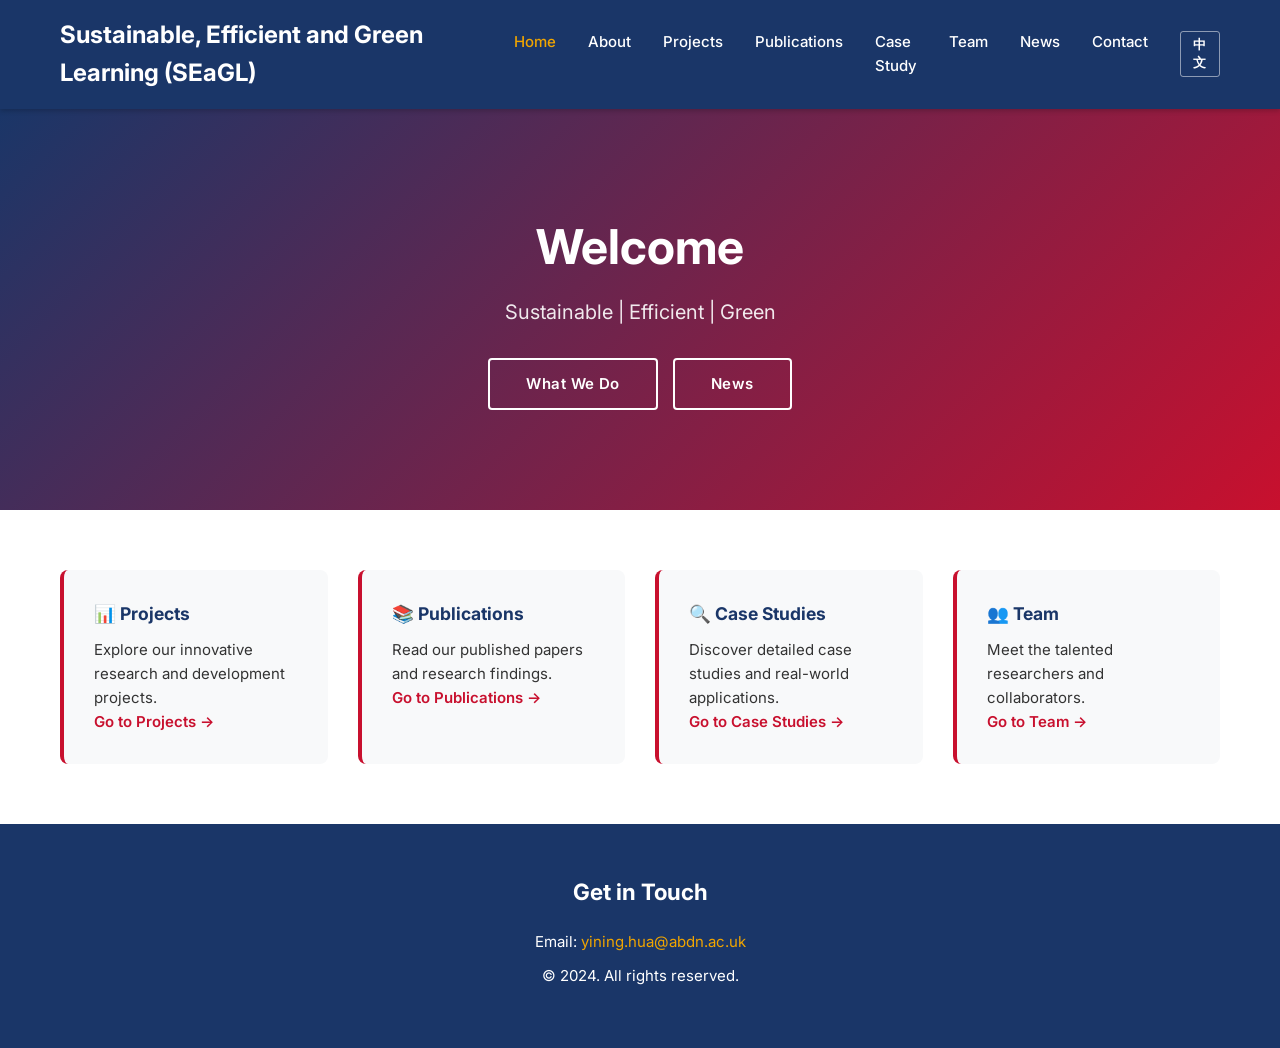
<file: index.html>
<!DOCTYPE html>
<html lang="en">
<head>
    <meta charset="UTF-8">
    <meta name="viewport" content="width=device-width, initial-scale=1.0">
    <title>SEaGL UoA - Sustainable, Efficient and Green Learning | University of Auckland</title>
    <meta name="description" content="SEAGL UoA – Sustainable, Efficient and Green Learning research group at the University of Auckland. Advancing sustainable education through innovative projects, publications, and real-world impact.">
    <meta name="keywords" content="SEAGL UoA, sustainable learning, green learning, University of Auckland, SEaGL, education research">
    <link rel="canonical" href="https://seagl-uoa.github.io/">
    <link rel="stylesheet" href="style.css">
</head>
<body>
    <!-- Navigation -->
    <nav class="navbar">
        <div class="container">
            <div class="nav-header">
                <h1 class="logo">Sustainable, Efficient and Green Learning (SEaGL)</h1>
                <button class="hamburger" id="hamburger" aria-label="Toggle navigation">&#9776;</button>
            </div>
            <div class="nav-collapse" id="nav-collapse">
                <ul class="nav-menu">
                    <li><a href="index.html" class="active" data-key="nav_home">Home</a></li>
                    <li><a href="about/" data-key="nav_about">About</a></li>
                    <li><a href="projects/" data-key="nav_projects">Projects</a></li>
                    <li><a href="publications/" data-key="nav_publications">Publications</a></li>
                    <li><a href="case-studies/" data-key="nav_casestudy">Impact Case</a></li>
                    <li><a href="team/" data-key="nav_team">Team</a></li>
                    <li><a href="news/" data-key="nav_news">News</a></li>
                    <li><a href="contact/" data-key="nav_contact">Contact</a></li>
                </ul>
                <button id="lang-toggle" class="lang-toggle">中文</button>
            </div>
        </div>
    </nav>

    <!-- Hero Section -->
    <section class="hero">
        <div class="container">
            <h1 data-key="hero_title">Welcome</h1>
            <p data-key="hero_sub">Sustainable | Efficient | Green</p>
            <div class="hero-buttons">
                <a href="about/" class="btn btn-primary" data-key="btn_whatwedo">What We Do</a>
                <a href="news/" class="btn btn-secondary" data-key="btn_news">News</a>
            </div>
        </div>
    </section>

    <!-- Quick Links -->
    <section class="quick-links">
        <div class="container">
            <div class="link-card">
                <h3 data-key="card_proj_title">📊 Projects</h3>
                <p data-key="card_proj_desc">Explore our innovative research and development projects.</p>
                <a href="projects/" data-key="card_proj_link">Go to Projects →</a>
            </div>
            <div class="link-card">
                <h3 data-key="card_pub_title">📚 Publications</h3>
                <p data-key="card_pub_desc">Read our published papers and research findings.</p>
                <a href="publications/" data-key="card_pub_link">Go to Publications →</a>
            </div>
            <div class="link-card">
                <h3 data-key="card_case_title">🔍 Case Studies</h3>
                <p data-key="card_case_desc">Discover detailed case studies and real-world applications.</p>
                <a href="case-studies/" data-key="card_case_link">Go to Case Studies →</a>
            </div>
            <div class="link-card">
                <h3 data-key="card_team_title">👥 Team</h3>
                <p data-key="card_team_desc">Meet the talented researchers and collaborators.</p>
                <a href="team/" data-key="card_team_link">Go to Team →</a>
            </div>
        </div>
    </section>

    <!-- Footer -->
    <footer class="footer">
        <div class="container">
            <h2 data-key="footer_heading">Get in Touch</h2>
            <p>Email: <a href="mailto:yining.hua@abdn.ac.uk">yining.hua@abdn.ac.uk</a></p>
            <p data-key="footer_rights">© 2024. All rights reserved.</p>
        </div>
    </footer>

    <script src="assets/js/lang.js"></script>
</body>
</html>
</file>
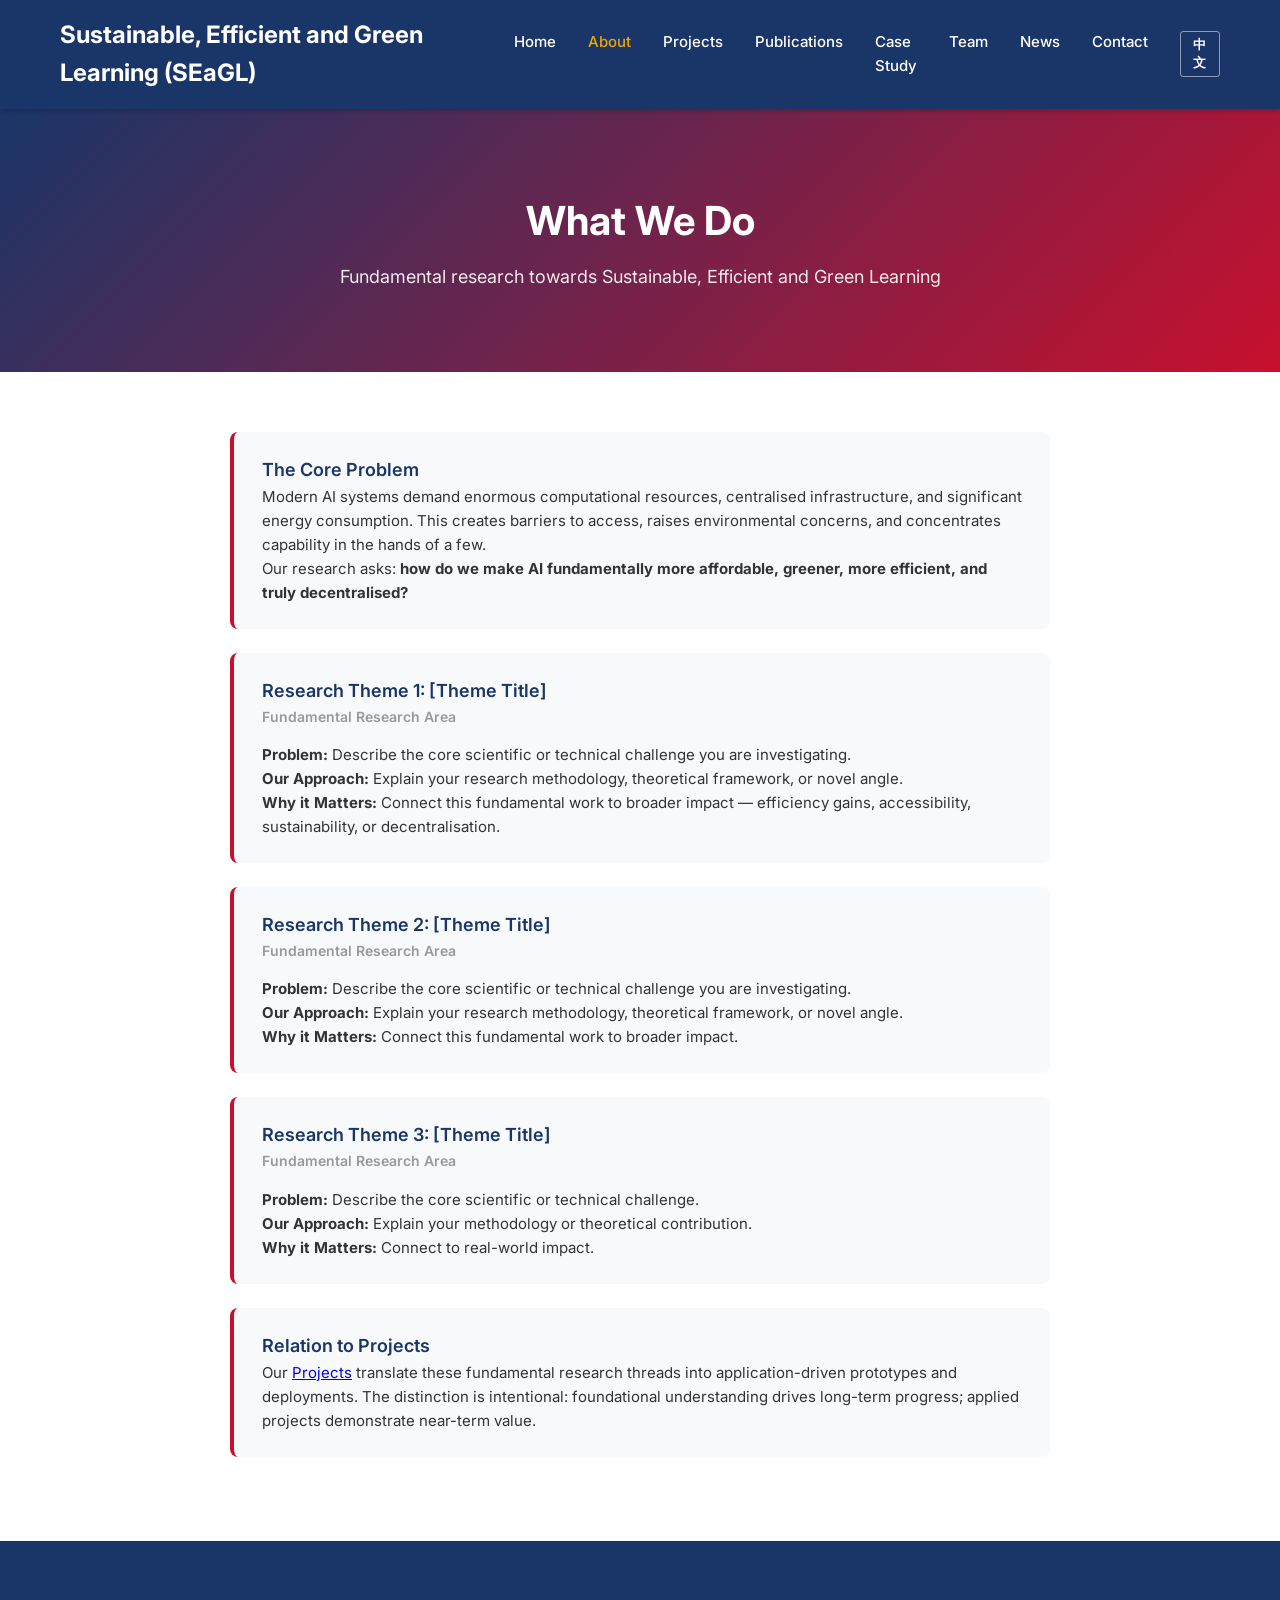
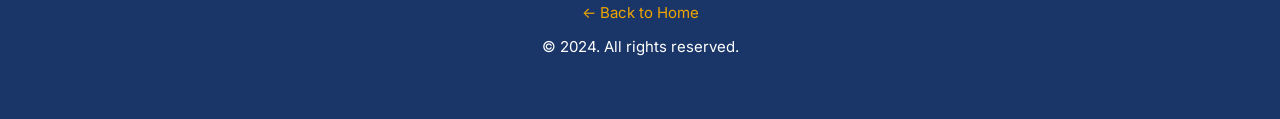
<file: about/index.html>
<!DOCTYPE html>
<html lang="en">
<head>
    <meta charset="UTF-8">
    <meta name="viewport" content="width=device-width, initial-scale=1.0">
    <title>What We Do - SEAGL UoA | University of Auckland</title>
    <meta name="description" content="Learn about SEAGL UoA – our mission, vision, and research focus on sustainable, efficient and green learning at the University of Auckland.">
    <link rel="canonical" href="https://seagl-uoa.github.io/about/">
    <link rel="stylesheet" href="../style.css">
    <link rel="stylesheet" href="../assets/css/research.css">
</head>
<body>
    <!-- Navigation -->
    <nav class="navbar">
        <div class="container">
            <div class="nav-header">
                <h1 class="logo">Sustainable, Efficient and Green Learning (SEaGL)</h1>
                <button class="hamburger" id="hamburger" aria-label="Toggle navigation">&#9776;</button>
            </div>
            <div class="nav-collapse" id="nav-collapse">
                <ul class="nav-menu">
                    <li><a href="../" data-key="nav_home">Home</a></li>
                    <li><a href="./" class="active" data-key="nav_about">About</a></li>
                    <li><a href="../projects/" data-key="nav_projects">Projects</a></li>
                    <li><a href="../publications/" data-key="nav_publications">Publications</a></li>
                    <li><a href="../case-studies/" data-key="nav_casestudy">Impact Case</a></li>
                    <li><a href="../team/" data-key="nav_team">Team</a></li>
                    <li><a href="../news/" data-key="nav_news">News</a></li>
                    <li><a href="../contact/" data-key="nav_contact">Contact</a></li>
                </ul>
                <button id="lang-toggle" class="lang-toggle">中文</button>
            </div>
        </div>
    </nav>

    <!-- Hero Section -->
    <section class="research-hero">
        <div class="container">
            <h1 data-key="about_hero_title">What We Do</h1>
            <p data-key="about_hero_sub">Fundamental research towards Sustainable, Efficient and Green Learning</p>
        </div>
    </section>

    <!-- Research Vision -->
    <section class="research-content">
        <div class="container">

            <div class="research-item">
                <h2 data-key="about_core_h2">The Core Problem</h2>
                <p>
                    Modern AI systems demand enormous computational resources, centralised infrastructure,
                    and significant energy consumption. This creates barriers to access, raises environmental
                    concerns, and concentrates capability in the hands of a few.
                </p>
                <p>
                    Our research asks: <strong>how do we make AI fundamentally more affordable, greener,
                    more efficient, and truly decentralised?</strong>
                </p>
            </div>

            <div class="research-item">
                <h2 data-key="about_theme1_h2">Research Theme 1: [Theme Title]</h2>
                <p class="date" data-key="about_date">Fundamental Research Area</p>
                <p>
                    <strong>Problem:</strong> Describe the core scientific or technical challenge you are investigating.
                </p>
                <p>
                    <strong>Our Approach:</strong> Explain your research methodology, theoretical framework, or novel angle.
                </p>
                <p>
                    <strong>Why it Matters:</strong> Connect this fundamental work to broader impact — efficiency gains,
                    accessibility, sustainability, or decentralisation.
                </p>
            </div>

            <div class="research-item">
                <h2 data-key="about_theme2_h2">Research Theme 2: [Theme Title]</h2>
                <p class="date" data-key="about_date">Fundamental Research Area</p>
                <p>
                    <strong>Problem:</strong> Describe the core scientific or technical challenge you are investigating.
                </p>
                <p>
                    <strong>Our Approach:</strong> Explain your research methodology, theoretical framework, or novel angle.
                </p>
                <p>
                    <strong>Why it Matters:</strong> Connect this fundamental work to broader impact.
                </p>
            </div>

            <div class="research-item">
                <h2 data-key="about_theme3_h2">Research Theme 3: [Theme Title]</h2>
                <p class="date" data-key="about_date">Fundamental Research Area</p>
                <p>
                    <strong>Problem:</strong> Describe the core scientific or technical challenge.
                </p>
                <p>
                    <strong>Our Approach:</strong> Explain your methodology or theoretical contribution.
                </p>
                <p>
                    <strong>Why it Matters:</strong> Connect to real-world impact.
                </p>
            </div>

            <div class="research-item">
                <h2 data-key="about_rel_h2">Relation to Projects</h2>
                <p>
                    Our <a href="../projects/">Projects</a> translate these fundamental research threads
                    into application-driven prototypes and deployments. The distinction is intentional:
                    foundational understanding drives long-term progress; applied projects demonstrate
                    near-term value.
                </p>
            </div>

        </div>
    </section>

    <!-- Footer -->
    <footer class="footer">
        <div class="container">
            <p><a href="../" data-key="footer_back">← Back to Home</a></p>
            <p data-key="footer_rights">© 2024. All rights reserved.</p>
        </div>
    </footer>

    <script src="../assets/js/lang.js"></script>
</body>
</html>
</file>
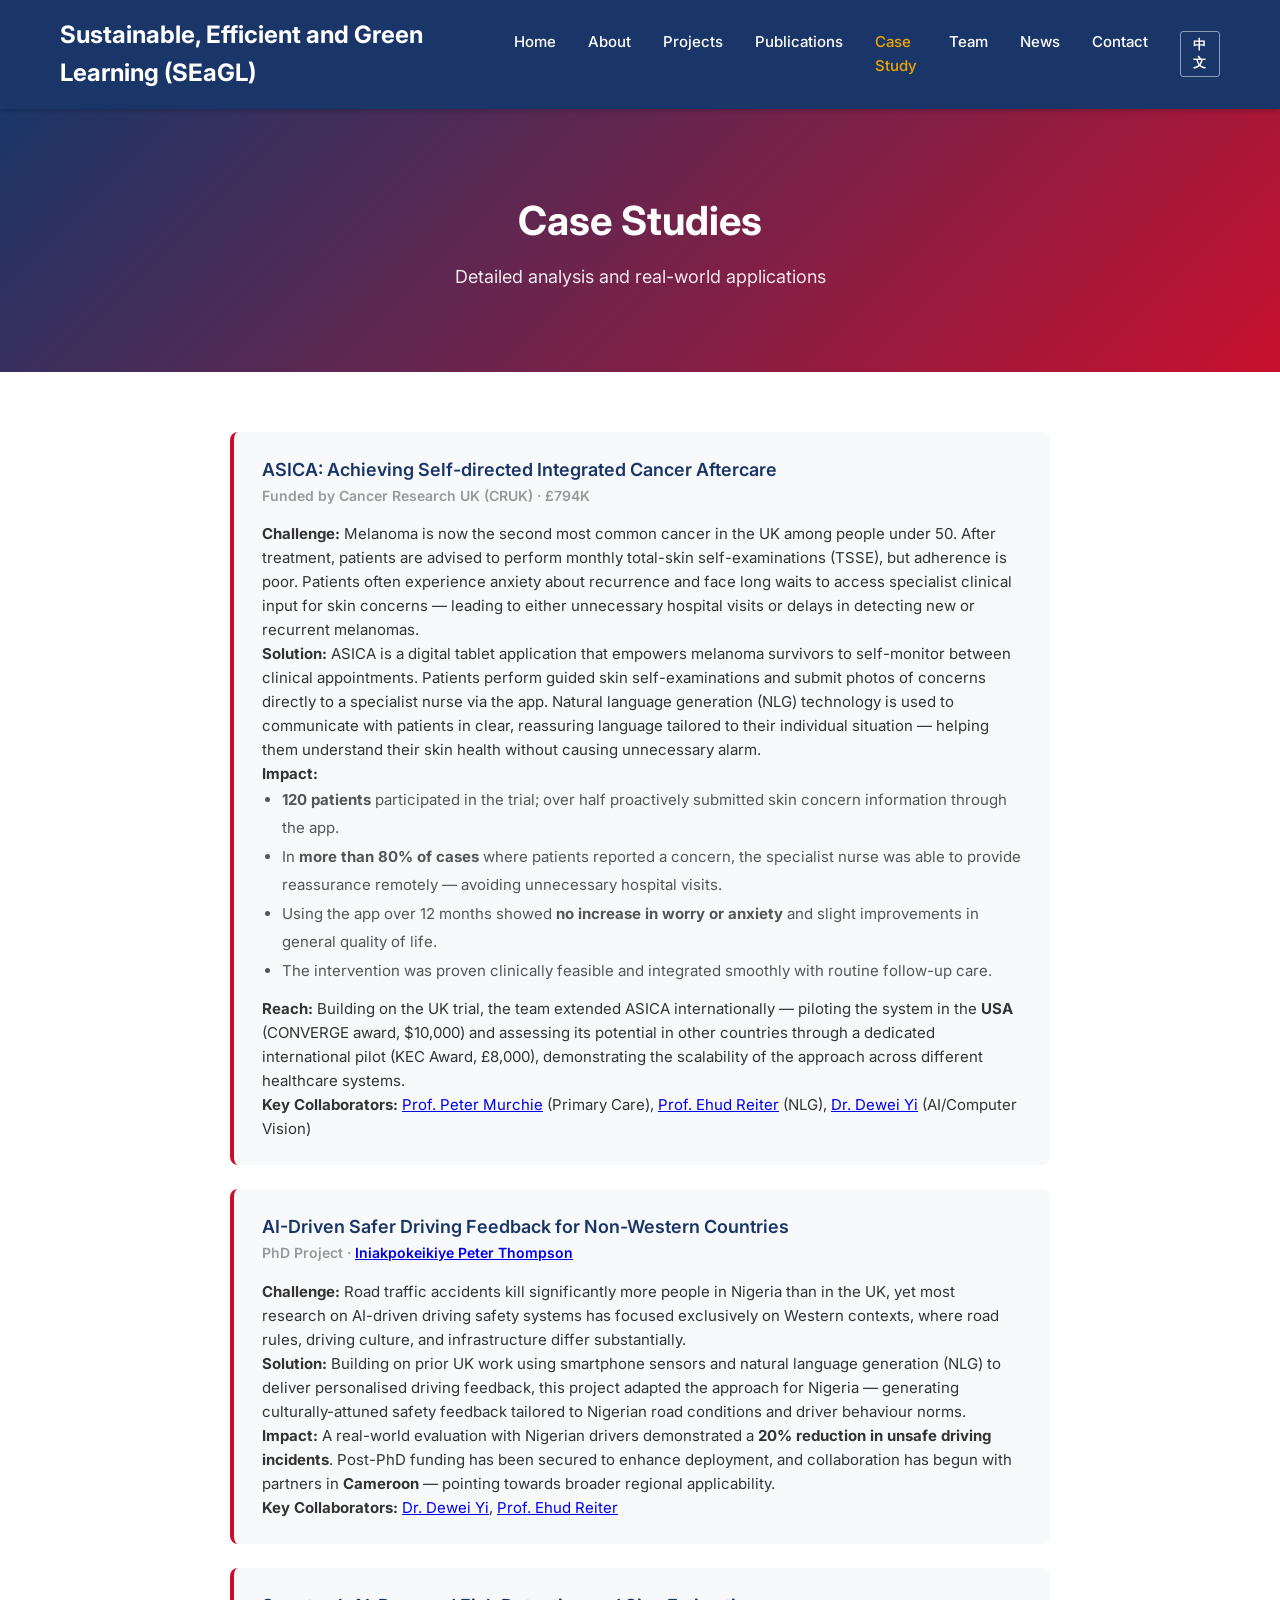
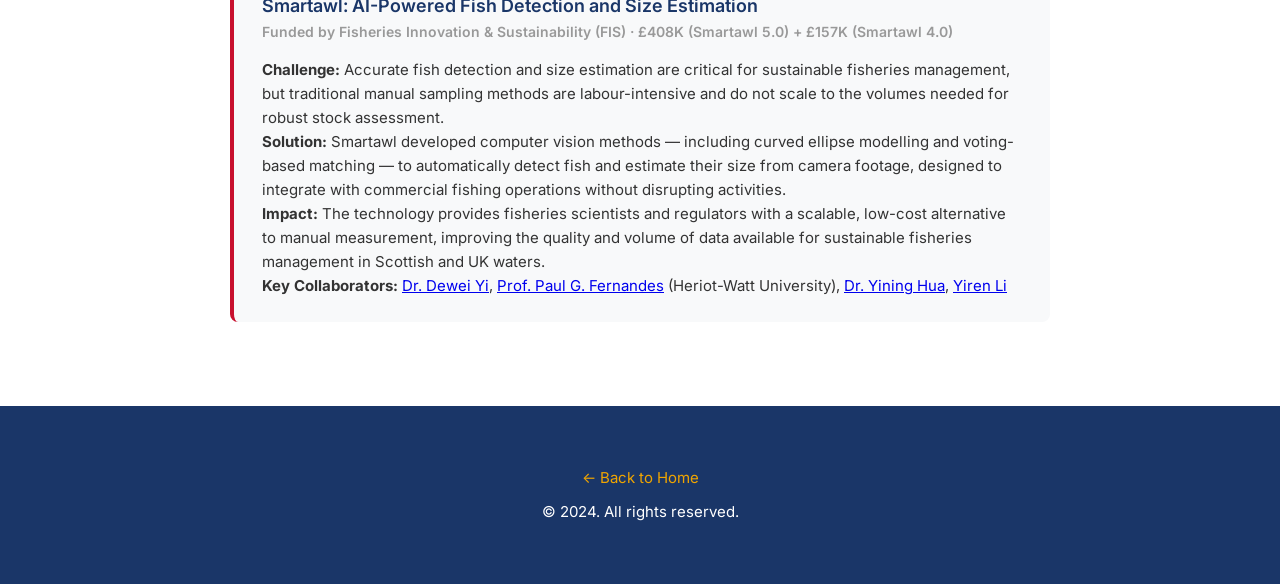
<file: case-studies/index.html>
<!DOCTYPE html>
<html lang="en">
<head>
    <meta charset="UTF-8">
    <meta name="viewport" content="width=device-width, initial-scale=1.0">
    <title>Impact Cases - SEAGL UoA | University of Auckland</title>
    <meta name="description" content="SEAGL UoA impact case studies demonstrating the real-world effects of sustainable learning research at the University of Auckland.">
    <link rel="canonical" href="https://seagl-uoa.github.io/case-studies/">
    <link rel="stylesheet" href="../style.css">
    <link rel="stylesheet" href="../assets/css/research.css">
</head>
<body>
    <!-- Navigation -->
    <nav class="navbar">
        <div class="container">
            <div class="nav-header">
                <h1 class="logo">Sustainable, Efficient and Green Learning (SEaGL)</h1>
                <button class="hamburger" id="hamburger" aria-label="Toggle navigation">&#9776;</button>
            </div>
            <div class="nav-collapse" id="nav-collapse">
                <ul class="nav-menu">
                    <li><a href="../" data-key="nav_home">Home</a></li>
                    <li><a href="../about/" data-key="nav_about">About</a></li>
                    <li><a href="../projects/" data-key="nav_projects">Projects</a></li>
                    <li><a href="../publications/" data-key="nav_publications">Publications</a></li>
                    <li><a href="./" class="active" data-key="nav_casestudy">Impact Case</a></li>
                    <li><a href="../team/" data-key="nav_team">Team</a></li>
                    <li><a href="../news/" data-key="nav_news">News</a></li>
                    <li><a href="../contact/" data-key="nav_contact">Contact</a></li>
                </ul>
                <button id="lang-toggle" class="lang-toggle">中文</button>
            </div>
        </div>
    </nav>

    <!-- Hero Section -->
    <section class="research-hero">
        <div class="container">
            <h1 data-key="case_hero_title">Impact Cases</h1>
            <p data-key="case_hero_sub">Real-world impact of our research</p>
        </div>
    </section>

    <!-- Content -->
    <section class="research-content">
        <div class="container">

            <div class="research-item">
                <h2>ASICA: Achieving Self-directed Integrated Cancer Aftercare</h2>
                <p class="date">Funded by Cancer Research UK (CRUK) · £794K</p>

                <p><strong>Challenge:</strong> Melanoma is now the second most common cancer in the UK among people under 50. After treatment, patients are advised to perform monthly total-skin self-examinations (TSSE), but adherence is poor. Patients often experience anxiety about recurrence and face long waits to access specialist clinical input for skin concerns — leading to either unnecessary hospital visits or delays in detecting new or recurrent melanomas.</p>

                <p><strong>Solution:</strong> ASICA is a digital tablet application that empowers melanoma survivors to self-monitor between clinical appointments. Patients perform guided skin self-examinations and submit photos of concerns directly to a specialist nurse via the app. Natural language generation (NLG) technology is used to communicate with patients in clear, reassuring language tailored to their individual situation — helping them understand their skin health without causing unnecessary alarm.</p>

                <p><strong>Impact:</strong></p>
                <ul style="color: #555; line-height: 1.9; padding-left: 20px; margin-bottom: 12px;">
                    <li><strong>120 patients</strong> participated in the trial; over half proactively submitted skin concern information through the app.</li>
                    <li>In <strong>more than 80% of cases</strong> where patients reported a concern, the specialist nurse was able to provide reassurance remotely — avoiding unnecessary hospital visits.</li>
                    <li>Using the app over 12 months showed <strong>no increase in worry or anxiety</strong> and slight improvements in general quality of life.</li>
                    <li>The intervention was proven clinically feasible and integrated smoothly with routine follow-up care.</li>
                </ul>

                <p><strong>Reach:</strong> Building on the UK trial, the team extended ASICA internationally — piloting the system in the <strong>USA</strong> (CONVERGE award, $10,000) and assessing its potential in other countries through a dedicated international pilot (KEC Award, £8,000), demonstrating the scalability of the approach across different healthcare systems.</p>

                <p><strong>Key Collaborators:</strong> <a href="../team/#anchor-pm">Prof. Peter Murchie</a> (Primary Care), <a href="../team/#anchor-er">Prof. Ehud Reiter</a> (NLG), <a href="../team/#anchor-dy">Dr. Dewei Yi</a> (AI/Computer Vision)</p>
            </div>

            <div class="research-item">
                <h2>AI-Driven Safer Driving Feedback for Non-Western Countries</h2>
                <p class="date">PhD Project · <a href="../team/#anchor-it">Iniakpokeikiye Peter Thompson</a></p>

                <p><strong>Challenge:</strong> Road traffic accidents kill significantly more people in Nigeria than in the UK, yet most research on AI-driven driving safety systems has focused exclusively on Western contexts, where road rules, driving culture, and infrastructure differ substantially.</p>

                <p><strong>Solution:</strong> Building on prior UK work using smartphone sensors and natural language generation (NLG) to deliver personalised driving feedback, this project adapted the approach for Nigeria — generating culturally-attuned safety feedback tailored to Nigerian road conditions and driver behaviour norms.</p>

                <p><strong>Impact:</strong> A real-world evaluation with Nigerian drivers demonstrated a <strong>20% reduction in unsafe driving incidents</strong>. Post-PhD funding has been secured to enhance deployment, and collaboration has begun with partners in <strong>Cameroon</strong> — pointing towards broader regional applicability.</p>

                <p><strong>Key Collaborators:</strong> <a href="../team/#anchor-dy">Dr. Dewei Yi</a>, <a href="../team/#anchor-er">Prof. Ehud Reiter</a></p>
            </div>

            <div class="research-item">
                <h2>Smartawl: AI-Powered Fish Detection and Size Estimation</h2>
                <p class="date">Funded by Fisheries Innovation & Sustainability (FIS) · £408K (Smartawl 5.0) + £157K (Smartawl 4.0)</p>

                <p><strong>Challenge:</strong> Accurate fish detection and size estimation are critical for sustainable fisheries management, but traditional manual sampling methods are labour-intensive and do not scale to the volumes needed for robust stock assessment.</p>

                <p><strong>Solution:</strong> Smartawl developed computer vision methods — including curved ellipse modelling and voting-based matching — to automatically detect fish and estimate their size from camera footage, designed to integrate with commercial fishing operations without disrupting activities.</p>

                <p><strong>Impact:</strong> The technology provides fisheries scientists and regulators with a scalable, low-cost alternative to manual measurement, improving the quality and volume of data available for sustainable fisheries management in Scottish and UK waters.</p>

                <p><strong>Key Collaborators:</strong> <a href="../team/#anchor-dy">Dr. Dewei Yi</a>, <a href="../team/#anchor-pf">Prof. Paul G. Fernandes</a> (Heriot-Watt University), <a href="../team/#anchor-yh">Dr. Yining Hua</a>, <a href="../team/#anchor-yl">Yiren Li</a></p>
            </div>

        </div>
    </section>

    <!-- Footer -->
    <footer class="footer">
        <div class="container">
            <p><a href="../" data-key="footer_back">← Back to Home</a></p>
            <p data-key="footer_rights">© 2024. All rights reserved.</p>
        </div>
    </footer>

    <script src="../assets/js/lang.js"></script>
</body>
</html>
</file>
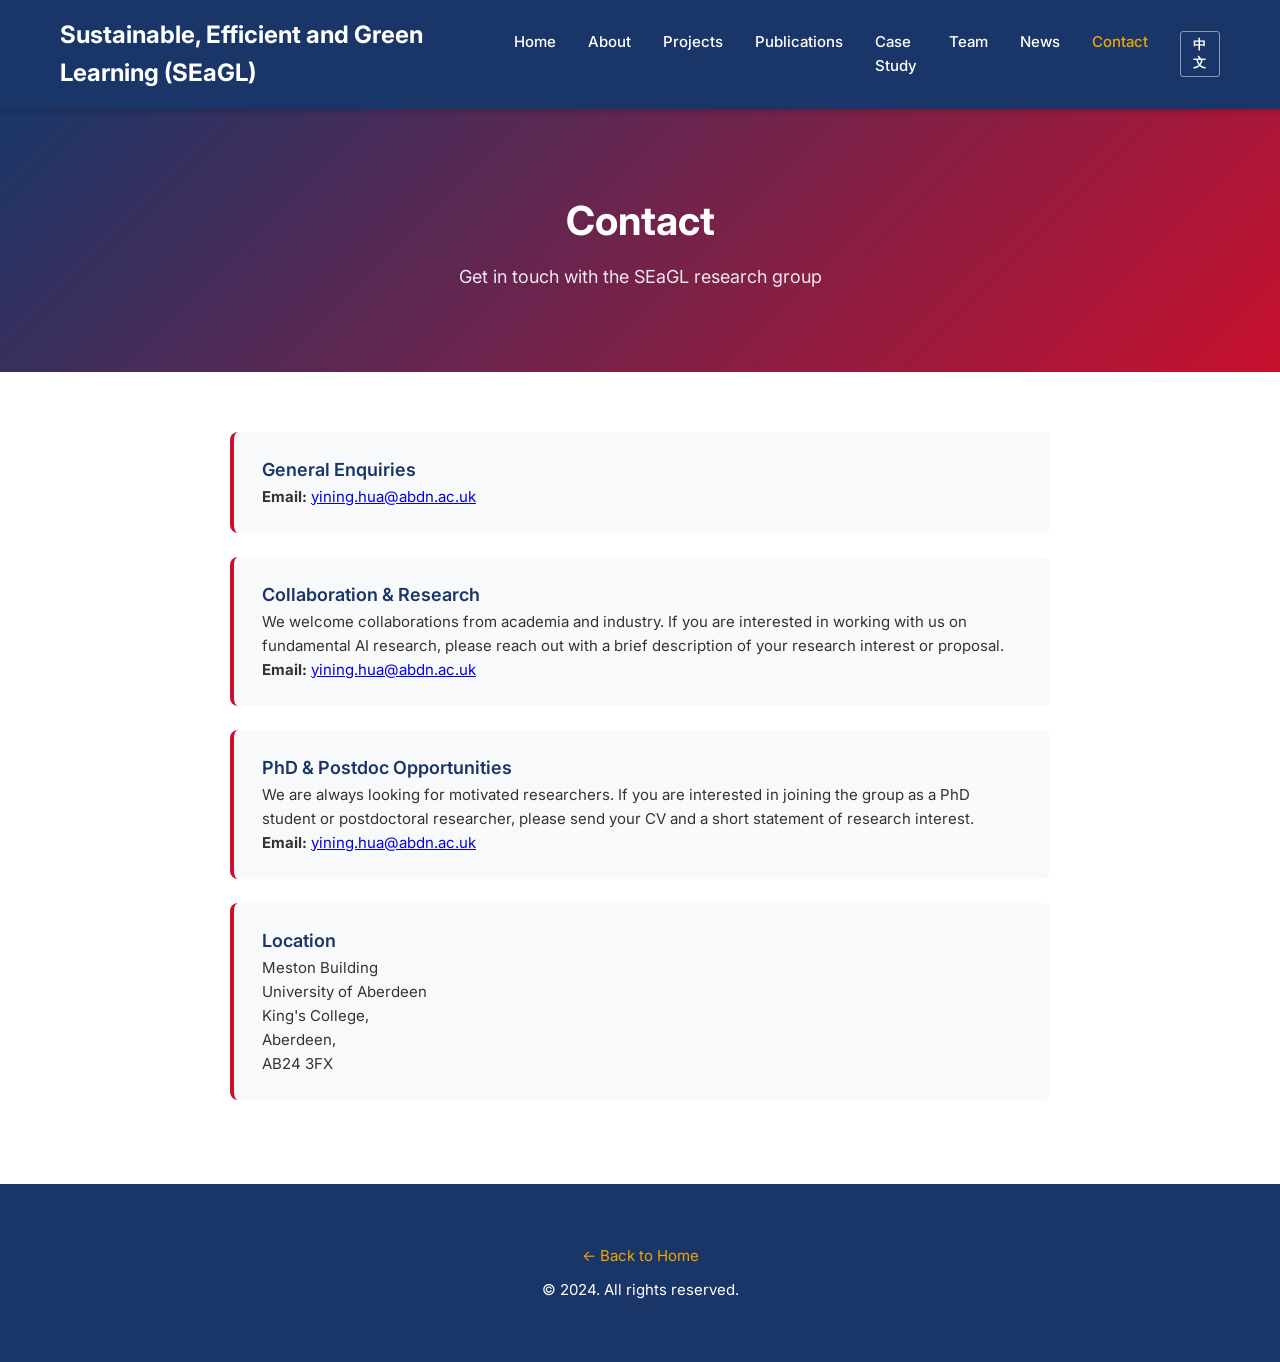
<file: contact/index.html>
<!DOCTYPE html>
<html lang="en">
<head>
    <meta charset="UTF-8">
    <meta name="viewport" content="width=device-width, initial-scale=1.0">
    <title>Contact - SEAGL UoA | University of Auckland</title>
    <meta name="description" content="Contact SEAGL UoA – get in touch with the Sustainable, Efficient and Green Learning research group at the University of Auckland.">
    <link rel="canonical" href="https://seagl-uoa.github.io/contact/">
    <link rel="stylesheet" href="../style.css">
    <link rel="stylesheet" href="../assets/css/research.css">
</head>
<body>
    <!-- Navigation -->
    <nav class="navbar">
        <div class="container">
            <div class="nav-header">
                <h1 class="logo">Sustainable, Efficient and Green Learning (SEaGL)</h1>
                <button class="hamburger" id="hamburger" aria-label="Toggle navigation">&#9776;</button>
            </div>
            <div class="nav-collapse" id="nav-collapse">
                <ul class="nav-menu">
                    <li><a href="../" data-key="nav_home">Home</a></li>
                    <li><a href="../about/" data-key="nav_about">About</a></li>
                    <li><a href="../projects/" data-key="nav_projects">Projects</a></li>
                    <li><a href="../publications/" data-key="nav_publications">Publications</a></li>
                    <li><a href="../case-studies/" data-key="nav_casestudy">Impact Case</a></li>
                    <li><a href="../team/" data-key="nav_team">Team</a></li>
                    <li><a href="../news/" data-key="nav_news">News</a></li>
                    <li><a href="./" class="active" data-key="nav_contact">Contact</a></li>
                </ul>
                <button id="lang-toggle" class="lang-toggle">中文</button>
            </div>
        </div>
    </nav>

    <!-- Hero Section -->
    <section class="research-hero">
        <div class="container">
            <h1 data-key="contact_hero_title">Contact</h1>
            <p data-key="contact_hero_sub">Get in touch with the SEaGL research group</p>
        </div>
    </section>

    <!-- Contact Content -->
    <section class="research-content">
        <div class="container">

            <div class="research-item">
                <h2 data-key="contact_general_h2">General Enquiries</h2>
                <p><strong>Email:</strong> <a href="mailto:yining.hua@abdn.ac.uk">yining.hua@abdn.ac.uk</a></p>
            </div>

            <div class="research-item">
                <h2 data-key="contact_collab_h2">Collaboration & Research</h2>
                <p>We welcome collaborations from academia and industry. If you are interested in working with us on fundamental AI research, please reach out with a brief description of your research interest or proposal.</p>
                <p><strong>Email:</strong> <a href="mailto:yining.hua@abdn.ac.uk">yining.hua@abdn.ac.uk</a></p>
            </div>

            <div class="research-item">
                <h2 data-key="contact_phd_h2">PhD & Postdoc Opportunities</h2>
                <p>We are always looking for motivated researchers. If you are interested in joining the group as a PhD student or postdoctoral researcher, please send your CV and a short statement of research interest.</p>
                <p><strong>Email:</strong> <a href="mailto:yining.hua@abdn.ac.uk">yining.hua@abdn.ac.uk</a></p>
            </div>

            <div class="research-item">
                <h2 data-key="contact_loc_h2">Location</h2>
                <p>Meston Building<br>University of Aberdeen<br>King's College,<br>Aberdeen,<br>AB24 3FX</p>
            </div>

        </div>
    </section>

    <!-- Footer -->
    <footer class="footer">
        <div class="container">
            <p><a href="../" data-key="footer_back">← Back to Home</a></p>
            <p data-key="footer_rights">© 2024. All rights reserved.</p>
        </div>
    </footer>

    <script src="../assets/js/lang.js"></script>
</body>
</html>
</file>
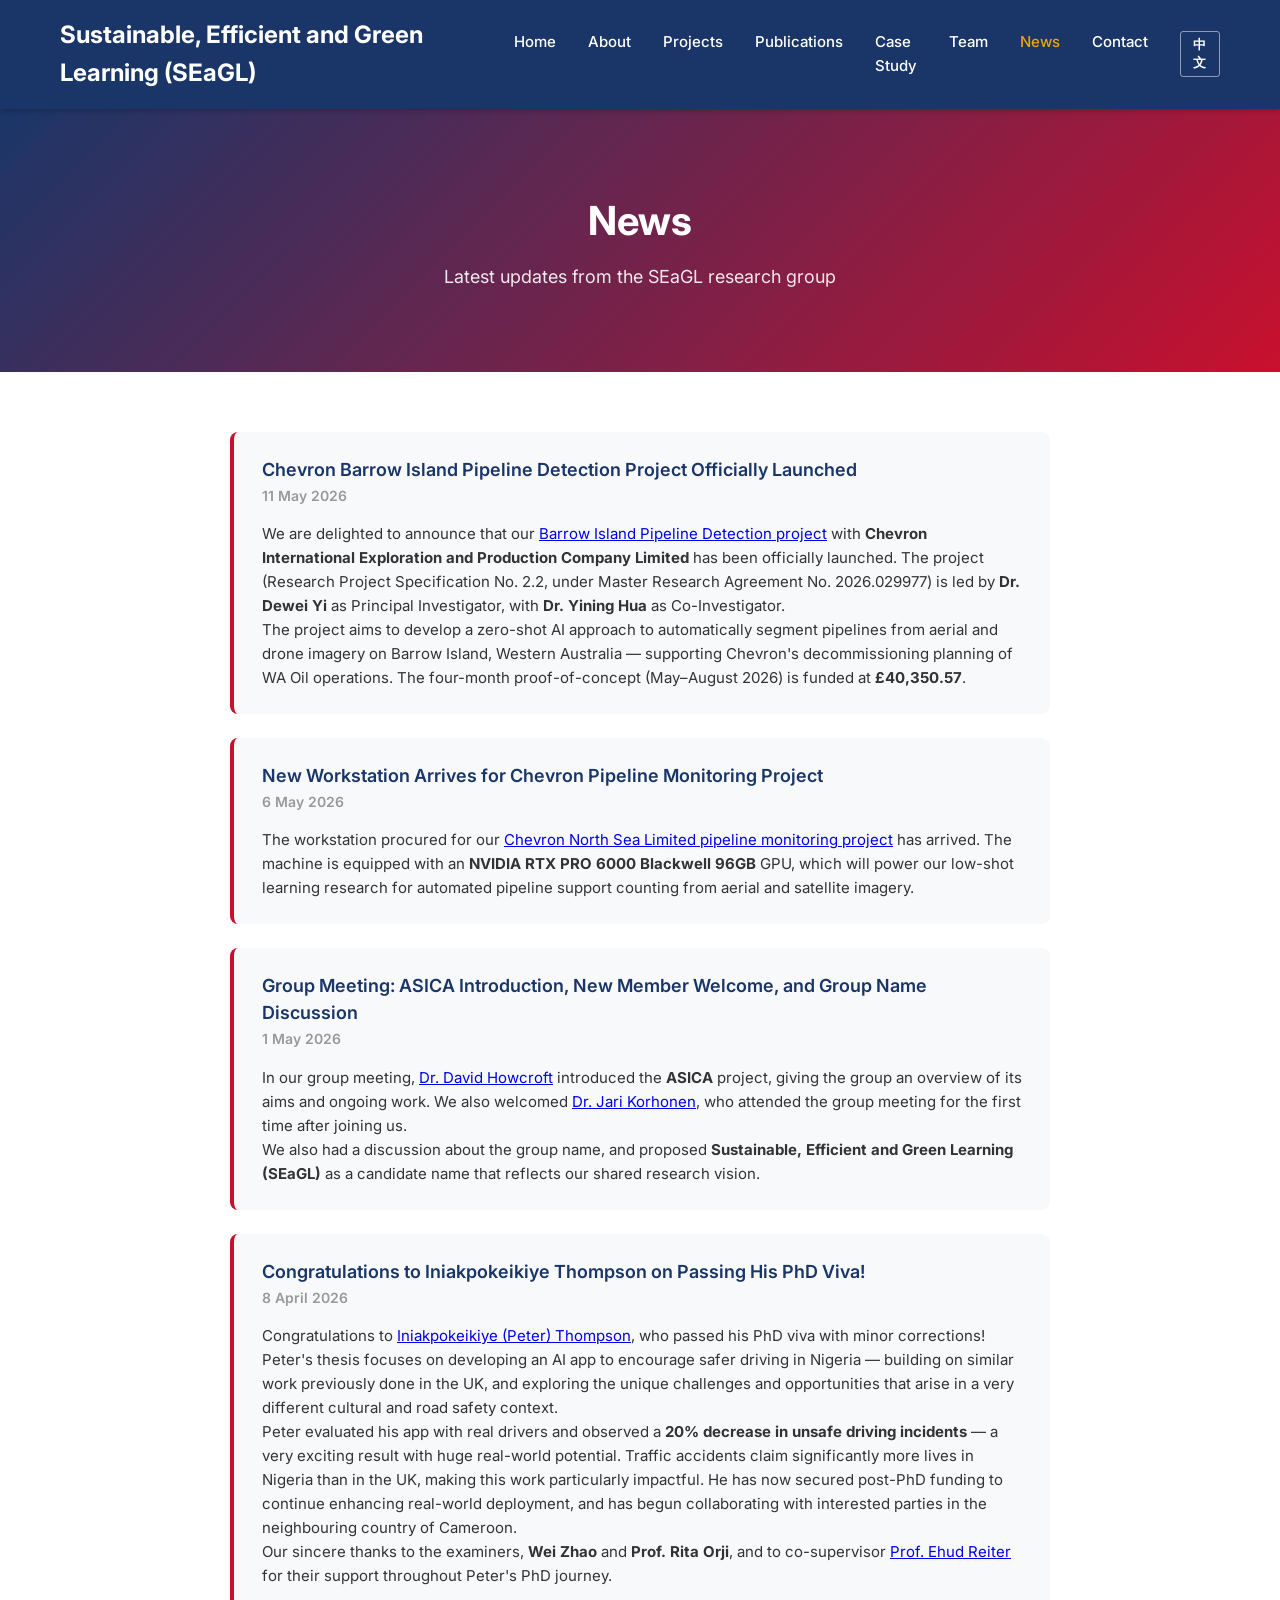
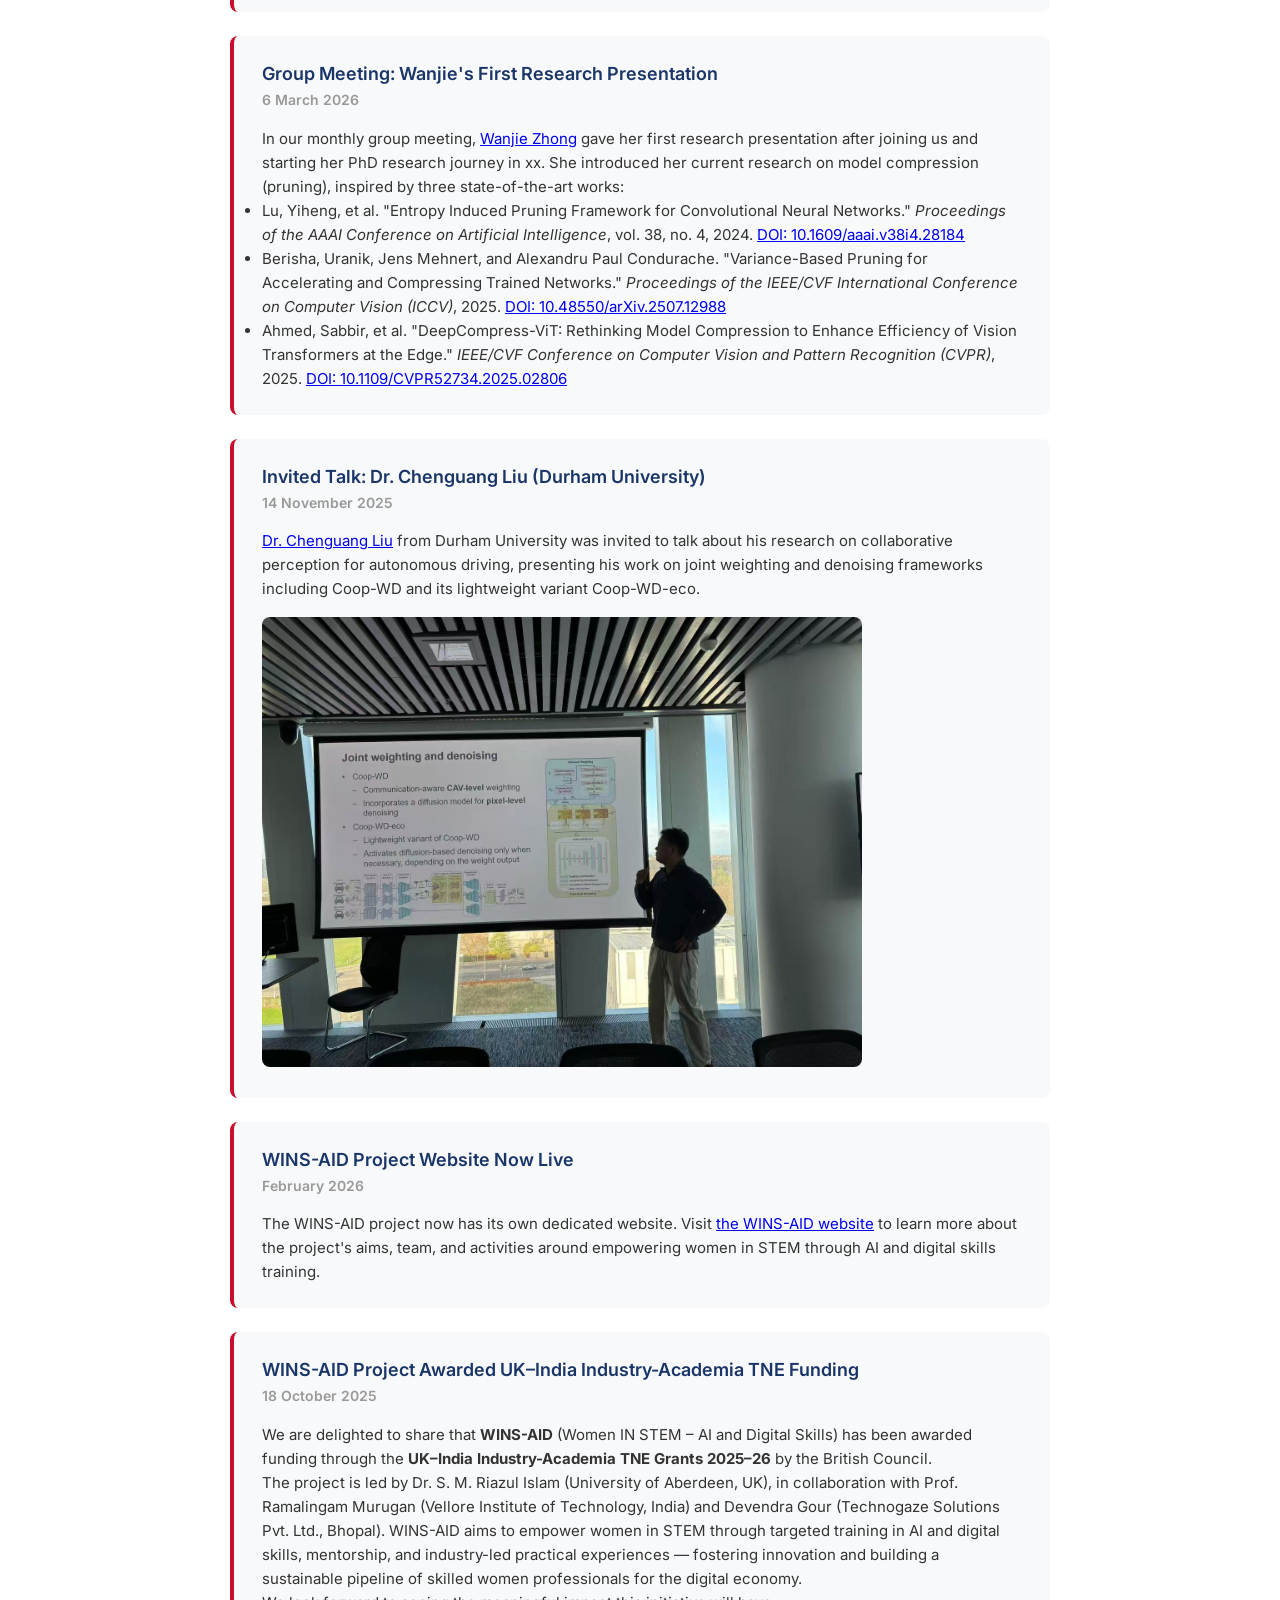
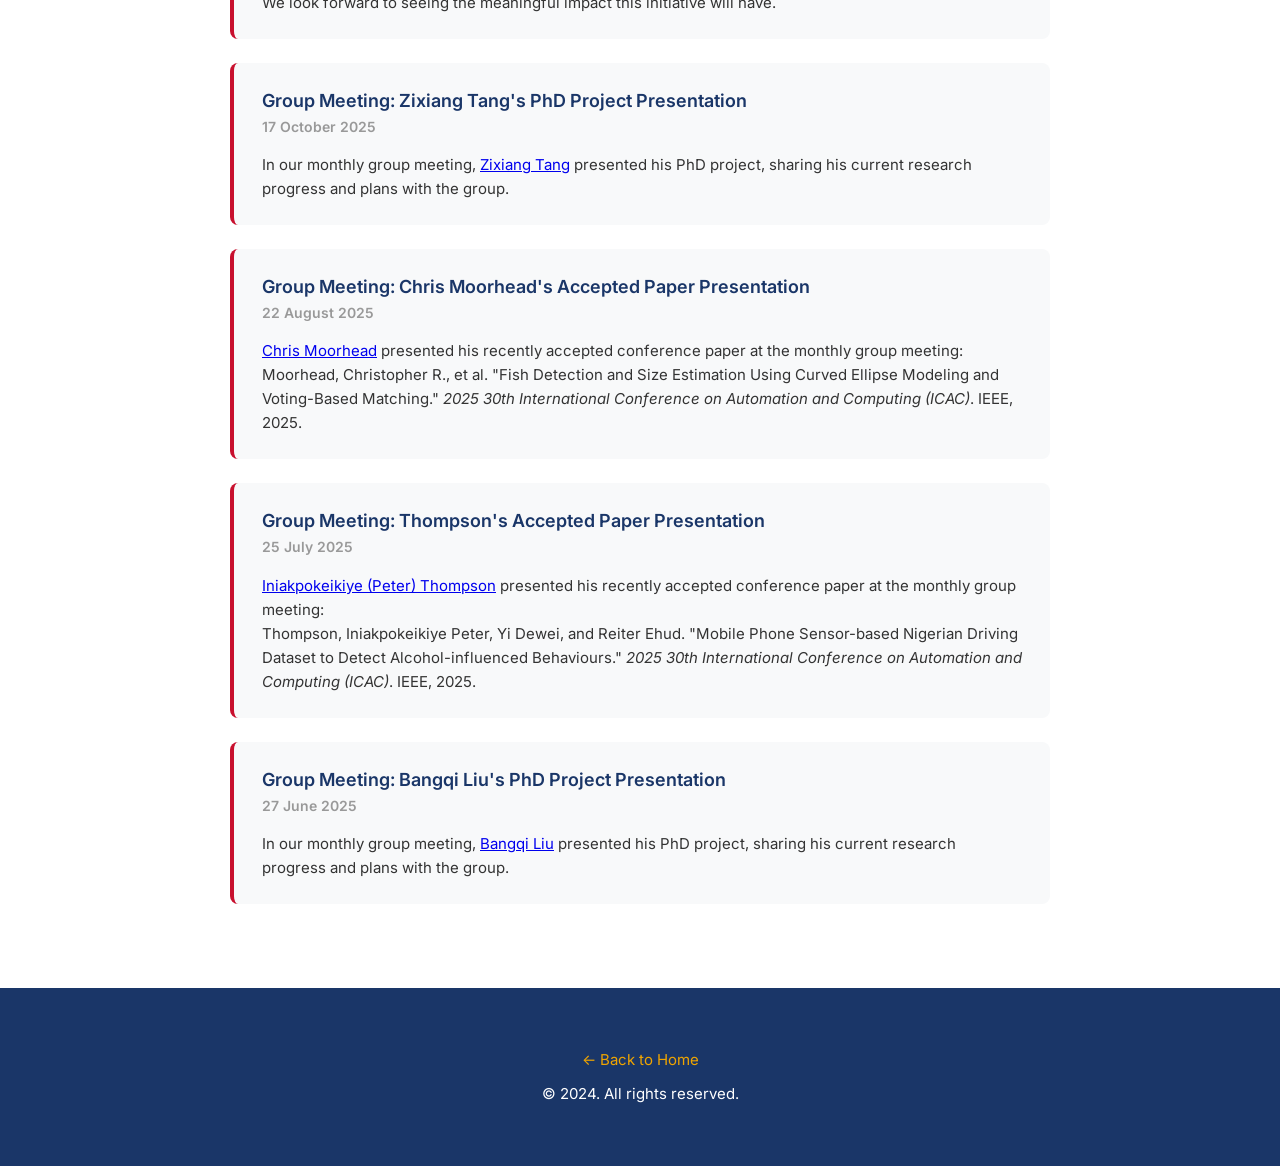
<file: news/index.html>
<!DOCTYPE html>
<html lang="en">
<head>
    <meta charset="UTF-8">
    <meta name="viewport" content="width=device-width, initial-scale=1.0">
    <title>News - SEAGL UoA | University of Auckland</title>
    <meta name="description" content="Latest news and updates from SEAGL UoA – the Sustainable, Efficient and Green Learning research group at the University of Auckland.">
    <link rel="canonical" href="https://seagl-uoa.github.io/news/">
    <link rel="stylesheet" href="../style.css">
    <link rel="stylesheet" href="../assets/css/research.css">
</head>
<body>
    <!-- Navigation -->
    <nav class="navbar">
        <div class="container">
            <div class="nav-header">
                <h1 class="logo">Sustainable, Efficient and Green Learning (SEaGL)</h1>
                <button class="hamburger" id="hamburger" aria-label="Toggle navigation">&#9776;</button>
            </div>
            <div class="nav-collapse" id="nav-collapse">
                <ul class="nav-menu">
                    <li><a href="../" data-key="nav_home">Home</a></li>
                    <li><a href="../about/" data-key="nav_about">About</a></li>
                    <li><a href="../projects/" data-key="nav_projects">Projects</a></li>
                    <li><a href="../publications/" data-key="nav_publications">Publications</a></li>
                    <li><a href="../case-studies/" data-key="nav_casestudy">Impact Case</a></li>
                    <li><a href="../team/" data-key="nav_team">Team</a></li>
                    <li><a href="./" class="active" data-key="nav_news">News</a></li>
                    <li><a href="../contact/" data-key="nav_contact">Contact</a></li>
                </ul>
                <button id="lang-toggle" class="lang-toggle">中文</button>
            </div>
        </div>
    </nav>

    <!-- Hero Section -->
    <section class="research-hero">
        <div class="container">
            <h1 data-key="news_hero_title">News</h1>
            <p data-key="news_hero_sub">Latest updates from the SEaGL research group</p>
        </div>
    </section>

    <!-- News Content -->
    <section class="research-content">
        <div class="container">

            <div class="research-item">
                <h2>Chevron Barrow Island Pipeline Detection Project Officially Launched</h2>
                <p class="date">11 May 2026</p>
                <p>We are delighted to announce that our <a href="../projects/#pipeline-monitoring">Barrow Island Pipeline Detection project</a> with <strong>Chevron International Exploration and Production Company Limited</strong> has been officially launched. The project (Research Project Specification No. 2.2, under Master Research Agreement No. 2026.029977) is led by <strong>Dr. Dewei Yi</strong> as Principal Investigator, with <strong>Dr. Yining Hua</strong> as Co-Investigator.</p>
                <p>The project aims to develop a zero-shot AI approach to automatically segment pipelines from aerial and drone imagery on Barrow Island, Western Australia — supporting Chevron's decommissioning planning of WA Oil operations. The four-month proof-of-concept (May–August 2026) is funded at <strong>£40,350.57</strong>.</p>
            </div>

            <div class="research-item">
                <h2>New Workstation Arrives for Chevron Pipeline Monitoring Project</h2>
                <p class="date">6 May 2026</p>
                <p>The workstation procured for our <a href="../projects/#pipeline-monitoring">Chevron North Sea Limited pipeline monitoring project</a> has arrived. The machine is equipped with an <strong>NVIDIA RTX PRO 6000 Blackwell 96GB</strong> GPU, which will power our low-shot learning research for automated pipeline support counting from aerial and satellite imagery.</p>
            </div>

            <div class="research-item">
                <h2>Group Meeting: ASICA Introduction, New Member Welcome, and Group Name Discussion</h2>
                <p class="date">1 May 2026</p>
                <p>In our group meeting, <a href="https://www.abdn.ac.uk/people/david.howcroft" target="_blank">Dr. David Howcroft</a> introduced the <strong>ASICA</strong> project, giving the group an overview of its aims and ongoing work. We also welcomed <a href="https://www.abdn.ac.uk/people/jari.korhonen" target="_blank">Dr. Jari Korhonen</a>, who attended the group meeting for the first time after joining us.</p>
                <p>We also had a discussion about the group name, and proposed <strong>Sustainable, Efficient and Green Learning (SEaGL)</strong> as a candidate name that reflects our shared research vision.</p>
            </div>

            <div class="research-item">
                <h2>Congratulations to Iniakpokeikiye Thompson on Passing His PhD Viva!</h2>
                <p class="date">8 April 2026</p>
                <p>Congratulations to <a href="../team/#anchor-it">Iniakpokeikiye (Peter) Thompson</a>, who passed his PhD viva with minor corrections! Peter's thesis focuses on developing an AI app to encourage safer driving in Nigeria — building on similar work previously done in the UK, and exploring the unique challenges and opportunities that arise in a very different cultural and road safety context.</p>
                <p>Peter evaluated his app with real drivers and observed a <strong>20% decrease in unsafe driving incidents</strong> — a very exciting result with huge real-world potential. Traffic accidents claim significantly more lives in Nigeria than in the UK, making this work particularly impactful. He has now secured post-PhD funding to continue enhancing real-world deployment, and has begun collaborating with interested parties in the neighbouring country of Cameroon.</p>
                <p>Our sincere thanks to the examiners, <strong>Wei Zhao</strong> and <strong>Prof. Rita Orji</strong>, and to co-supervisor <a href="../team/#anchor-er">Prof. Ehud Reiter</a> for their support throughout Peter's PhD journey.</p>
            </div>

            <div class="research-item">
                <h2>Group Meeting: Wanjie's First Research Presentation</h2>
                <p class="date">6 March 2026</p>
                <p>In our monthly group meeting, <a href="../team/#wanjie-zhong" target="_blank">Wanjie Zhong</a> gave her first research presentation after joining us and starting her PhD research journey in xx. She introduced her current research on model compression (pruning), inspired by three state-of-the-art works:</p>
                <ul>
                    <li>Lu, Yiheng, et al. "Entropy Induced Pruning Framework for Convolutional Neural Networks." <em>Proceedings of the AAAI Conference on Artificial Intelligence</em>, vol. 38, no. 4, 2024. <a href="https://doi.org/10.1609/aaai.v38i4.28184" target="_blank">DOI: 10.1609/aaai.v38i4.28184</a></li>
                    <li>Berisha, Uranik, Jens Mehnert, and Alexandru Paul Condurache. "Variance-Based Pruning for Accelerating and Compressing Trained Networks." <em>Proceedings of the IEEE/CVF International Conference on Computer Vision (ICCV)</em>, 2025. <a href="https://doi.org/10.48550/arXiv.2507.12988" target="_blank">DOI: 10.48550/arXiv.2507.12988</a></li>
                    <li>Ahmed, Sabbir, et al. "DeepCompress-ViT: Rethinking Model Compression to Enhance Efficiency of Vision Transformers at the Edge." <em>IEEE/CVF Conference on Computer Vision and Pattern Recognition (CVPR)</em>, 2025. <a href="https://doi.org/10.1109/CVPR52734.2025.02806" target="_blank">DOI: 10.1109/CVPR52734.2025.02806</a></li>
                </ul>
            </div>

            <div class="research-item">
                <h2>Invited Talk: Dr. Chenguang Liu (Durham University)</h2>
                <p class="date">14 November 2025</p>
                <p><a href="https://www.durham.ac.uk/staff/chenguang-liu/" target="_blank">Dr. Chenguang Liu</a> from Durham University was invited to talk about his research on collaborative perception for autonomous driving, presenting his work on joint weighting and denoising frameworks including Coop-WD and its lightweight variant Coop-WD-eco.</p>
                <img src="../assets/images/chenguang-talk.jpg" alt="Dr. Chenguang Liu presenting at SEaGL" style="width:100%;max-width:600px;border-radius:8px;margin-top:16px;">
            </div>

            <div class="research-item">
                <h2>WINS-AID Project Website Now Live</h2>
                <p class="date">February 2026</p>
                <p>The WINS-AID project now has its own dedicated website. Visit <a href="#" target="_blank">the WINS-AID website</a> to learn more about the project's aims, team, and activities around empowering women in STEM through AI and digital skills training.</p>
            </div>

            <div class="research-item">
                <h2>WINS-AID Project Awarded UK–India Industry-Academia TNE Funding</h2>
                <p class="date">18 October 2025</p>
                <p>We are delighted to share that <strong>WINS-AID</strong> (Women IN STEM – AI and Digital Skills) has been awarded funding through the <strong>UK–India Industry-Academia TNE Grants 2025–26</strong> by the British Council.</p>
                <p>The project is led by Dr. S. M. Riazul Islam (University of Aberdeen, UK), in collaboration with Prof. Ramalingam Murugan (Vellore Institute of Technology, India) and Devendra Gour (Technogaze Solutions Pvt. Ltd., Bhopal). WINS-AID aims to empower women in STEM through targeted training in AI and digital skills, mentorship, and industry-led practical experiences — fostering innovation and building a sustainable pipeline of skilled women professionals for the digital economy.</p>
                <p>We look forward to seeing the meaningful impact this initiative will have.</p>
            </div>

            <div class="research-item">
                <h2>Group Meeting: Zixiang Tang's PhD Project Presentation</h2>
                <p class="date">17 October 2025</p>
                <p>In our monthly group meeting, <a href="../team/">Zixiang Tang</a> presented his PhD project, sharing his current research progress and plans with the group.</p>
            </div>

            <div class="research-item">
                <h2>Group Meeting: Chris Moorhead's Accepted Paper Presentation</h2>
                <p class="date">22 August 2025</p>
                <p><a href="../team/">Chris Moorhead</a> presented his recently accepted conference paper at the monthly group meeting:</p>
                <p>Moorhead, Christopher R., et al. "Fish Detection and Size Estimation Using Curved Ellipse Modeling and Voting-Based Matching." <em>2025 30th International Conference on Automation and Computing (ICAC)</em>. IEEE, 2025.</p>
            </div>

            <div class="research-item">
                <h2>Group Meeting: Thompson's Accepted Paper Presentation</h2>
                <p class="date">25 July 2025</p>
                <p><a href="../team/">Iniakpokeikiye (Peter) Thompson</a> presented his recently accepted conference paper at the monthly group meeting:</p>
                <p>Thompson, Iniakpokeikiye Peter, Yi Dewei, and Reiter Ehud. "Mobile Phone Sensor-based Nigerian Driving Dataset to Detect Alcohol-influenced Behaviours." <em>2025 30th International Conference on Automation and Computing (ICAC)</em>. IEEE, 2025.</p>
            </div>

            <div class="research-item">
                <h2>Group Meeting: Bangqi Liu's PhD Project Presentation</h2>
                <p class="date">27 June 2025</p>
                <p>In our monthly group meeting, <a href="../team/">Bangqi Liu</a> presented his PhD project, sharing his current research progress and plans with the group.</p>
            </div>

        </div>
    </section>

    <!-- Footer -->
    <footer class="footer">
        <div class="container">
            <p><a href="../" data-key="footer_back">← Back to Home</a></p>
            <p data-key="footer_rights">© 2024. All rights reserved.</p>
        </div>
    </footer>

    <script src="../assets/js/lang.js"></script>
</body>
</html>
</file>
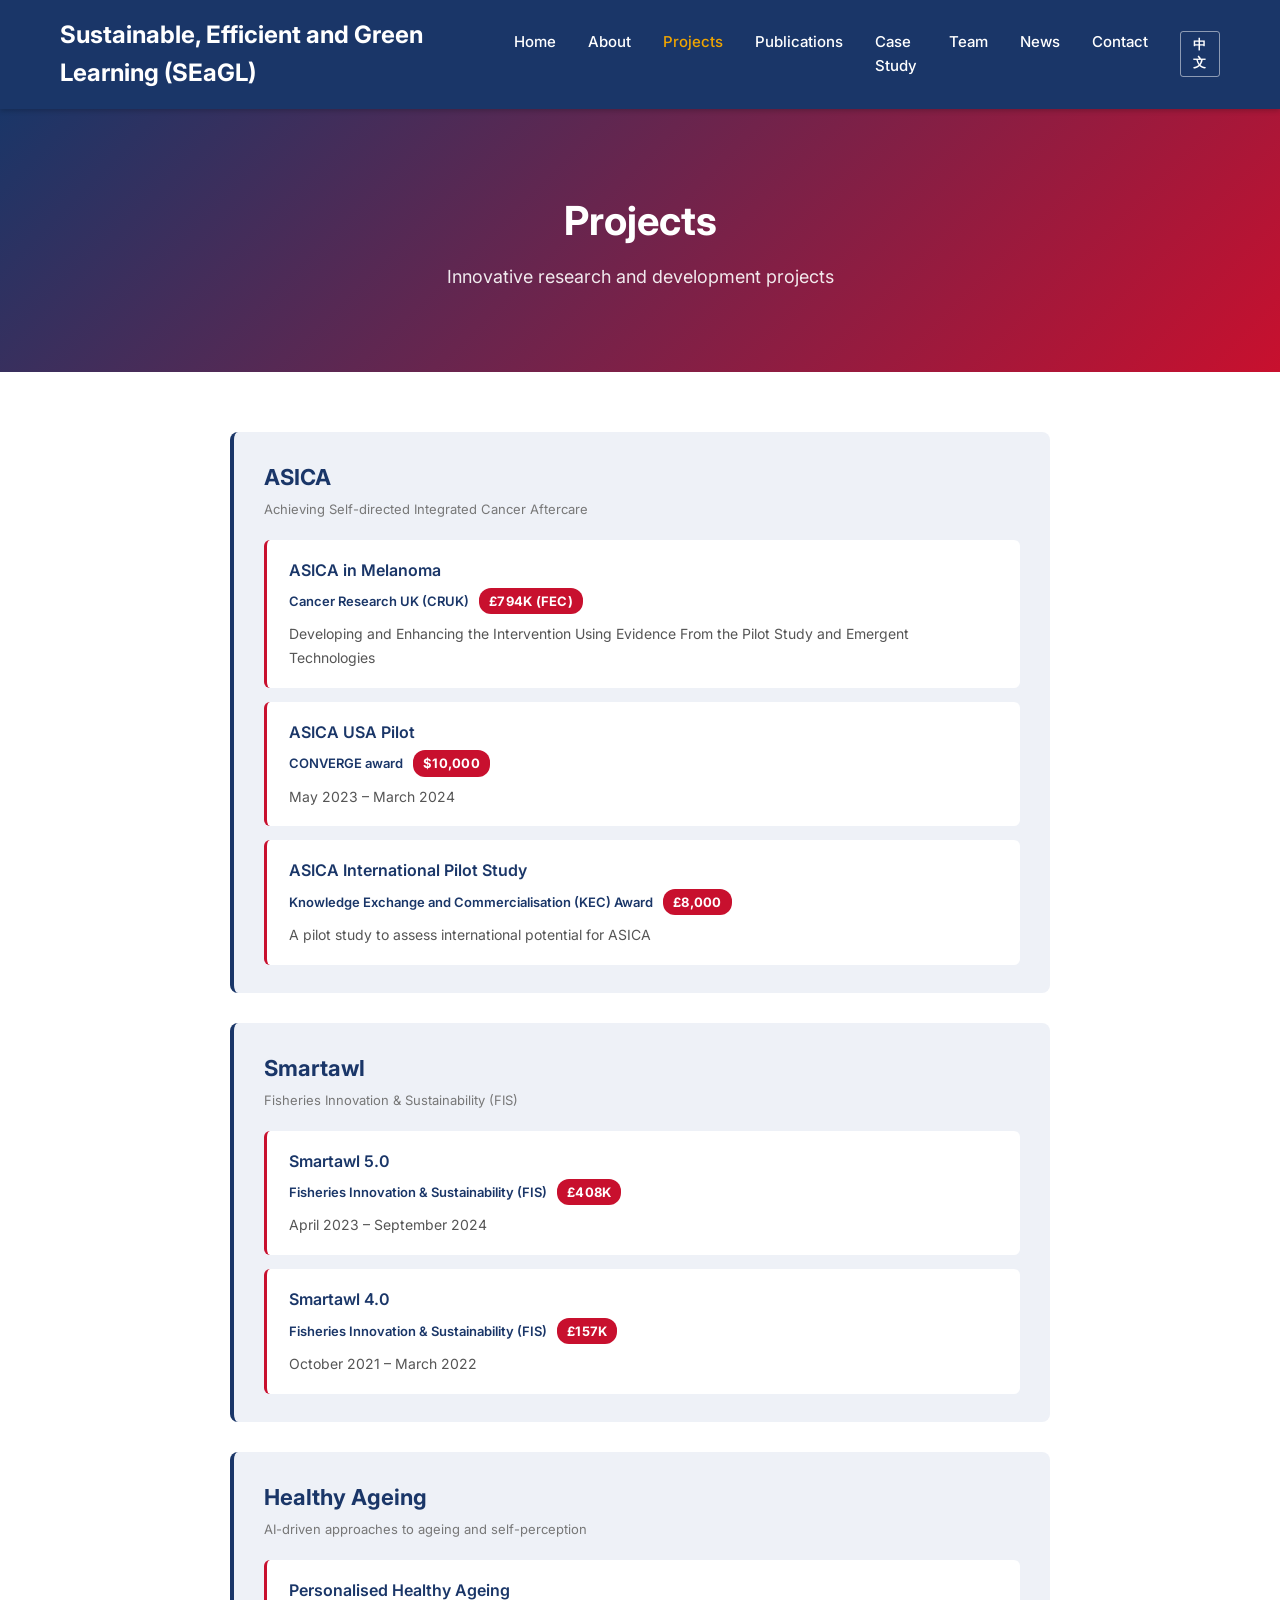
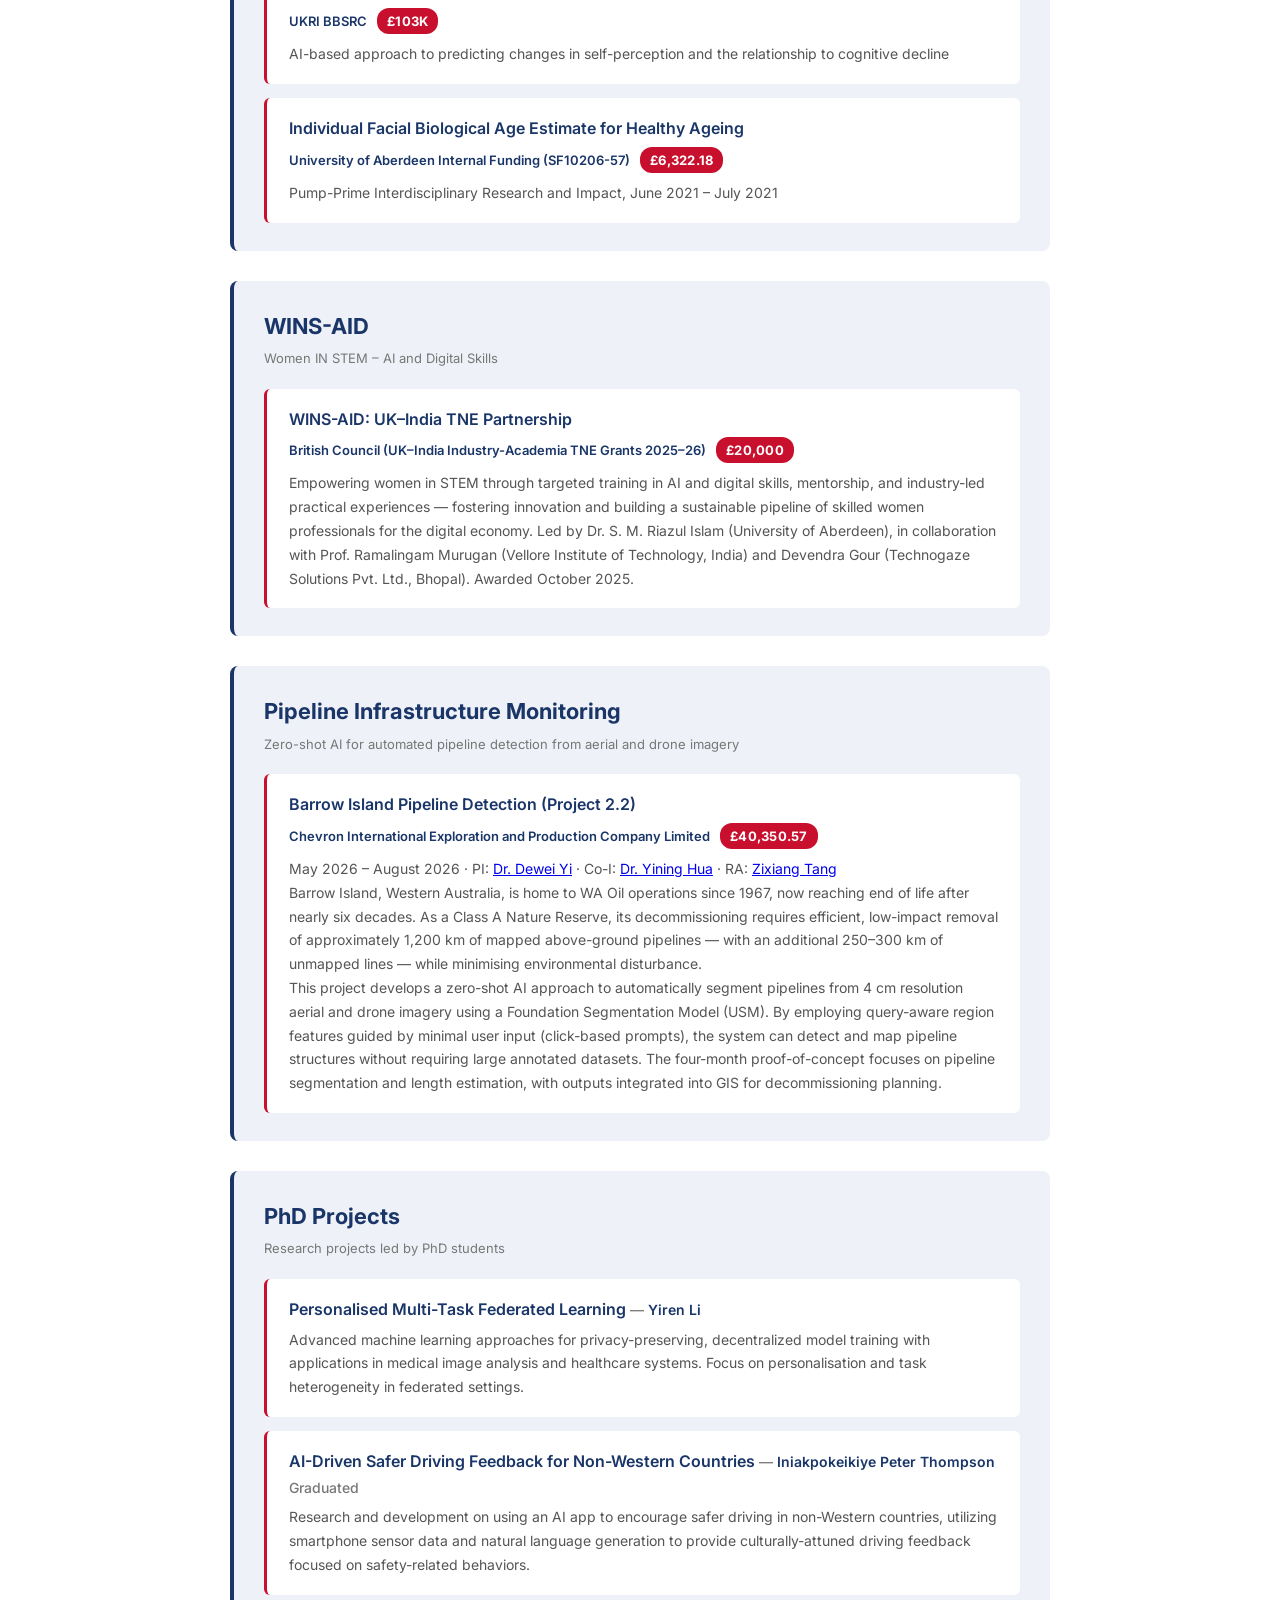
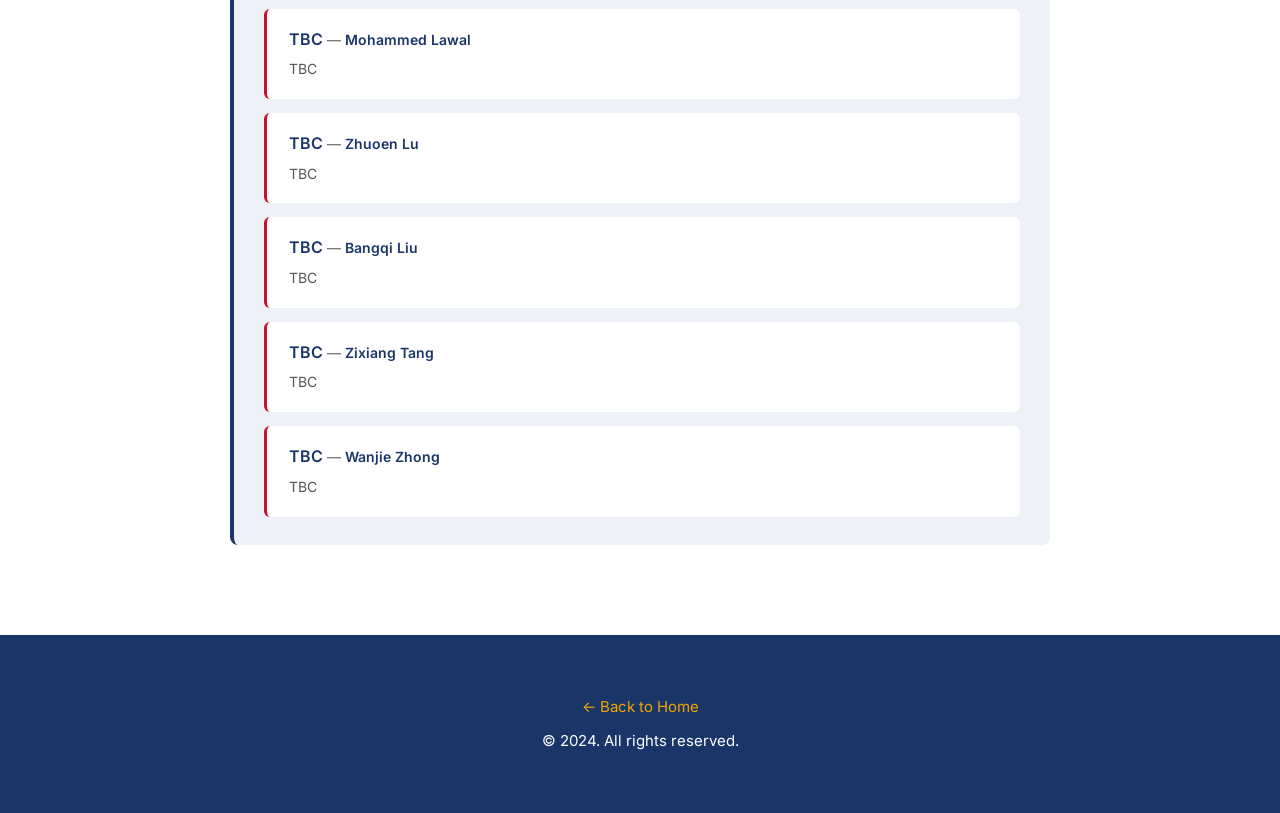
<file: projects/index.html>
<!DOCTYPE html>
<html lang="en">
<head>
    <meta charset="UTF-8">
    <meta name="viewport" content="width=device-width, initial-scale=1.0">
    <title>Projects - SEAGL UoA | University of Auckland</title>
    <meta name="description" content="Explore SEAGL UoA research projects on sustainable and green learning at the University of Auckland.">
    <link rel="canonical" href="https://seagl-uoa.github.io/projects/">
    <link rel="stylesheet" href="../style.css">
    <link rel="stylesheet" href="../assets/css/research.css">
</head>
<body>
    <!-- Navigation -->
    <nav class="navbar">
        <div class="container">
            <div class="nav-header">
                <h1 class="logo">Sustainable, Efficient and Green Learning (SEaGL)</h1>
                <button class="hamburger" id="hamburger" aria-label="Toggle navigation">&#9776;</button>
            </div>
            <div class="nav-collapse" id="nav-collapse">
                <ul class="nav-menu">
                    <li><a href="../" data-key="nav_home">Home</a></li>
                    <li><a href="../about/" data-key="nav_about">About</a></li>
                    <li><a href="./" class="active" data-key="nav_projects">Projects</a></li>
                    <li><a href="../publications/" data-key="nav_publications">Publications</a></li>
                    <li><a href="../case-studies/" data-key="nav_casestudy">Impact Case</a></li>
                    <li><a href="../team/" data-key="nav_team">Team</a></li>
                    <li><a href="../news/" data-key="nav_news">News</a></li>
                    <li><a href="../contact/" data-key="nav_contact">Contact</a></li>
                </ul>
                <button id="lang-toggle" class="lang-toggle">中文</button>
            </div>
        </div>
    </nav>

    <!-- Hero Section -->
    <section class="research-hero">
        <div class="container">
            <h1 data-key="proj_hero_title">Projects</h1>
            <p data-key="proj_hero_sub">Innovative research and development projects</p>
        </div>
    </section>

    <!-- Content -->
    <section class="research-content">
        <div class="container">

            <!-- ASICA Group -->
            <div class="project-group">
                <h2 id="asica">ASICA</h2>
                <p class="group-meta">Achieving Self-directed Integrated Cancer Aftercare</p>
                <div class="project-sub-items">
                    <div class="project-sub-item">
                        <h3>ASICA in Melanoma</h3>
                        <p class="funding"><span class="funder">Cancer Research UK (CRUK)</span><span class="amount">£794K (FEC)</span></p>
                        <p>Developing and Enhancing the Intervention Using Evidence From the Pilot Study and Emergent Technologies</p>
                    </div>
                    <div class="project-sub-item">
                        <h3>ASICA USA Pilot</h3>
                        <p class="funding"><span class="funder">CONVERGE award</span><span class="amount">$10,000</span></p>
                        <p>May 2023 – March 2024</p>
                    </div>
                    <div class="project-sub-item">
                        <h3>ASICA International Pilot Study</h3>
                        <p class="funding"><span class="funder">Knowledge Exchange and Commercialisation (KEC) Award</span><span class="amount">£8,000</span></p>
                        <p>A pilot study to assess international potential for ASICA</p>
                    </div>
                </div>
            </div>

            <!-- Smartawl Group -->
            <div class="project-group">
                <h2 id="smartawl">Smartawl</h2>
                <p class="group-meta">Fisheries Innovation & Sustainability (FIS)</p>
                <div class="project-sub-items">
                    <div class="project-sub-item">
                        <h3>Smartawl 5.0</h3>
                        <p class="funding"><span class="funder">Fisheries Innovation &amp; Sustainability (FIS)</span><span class="amount">£408K</span></p>
                        <p>April 2023 – September 2024</p>
                    </div>
                    <div class="project-sub-item">
                        <h3>Smartawl 4.0</h3>
                        <p class="funding"><span class="funder">Fisheries Innovation &amp; Sustainability (FIS)</span><span class="amount">£157K</span></p>
                        <p>October 2021 – March 2022</p>
                    </div>
                </div>
            </div>

            <!-- Healthy Ageing Group -->
            <div class="project-group">
                <h2 id="healthy-ageing">Healthy Ageing</h2>
                <p class="group-meta">AI-driven approaches to ageing and self-perception</p>
                <div class="project-sub-items">
                    <div class="project-sub-item">
                        <h3>Personalised Healthy Ageing</h3>
                        <p class="funding"><span class="funder">UKRI BBSRC</span><span class="amount">£103K</span></p>
                        <p>AI-based approach to predicting changes in self-perception and the relationship to cognitive decline</p>
                    </div>
                    <div class="project-sub-item">
                        <h3>Individual Facial Biological Age Estimate for Healthy Ageing</h3>
                        <p class="funding"><span class="funder">University of Aberdeen Internal Funding (SF10206-57)</span><span class="amount">£6,322.18</span></p>
                        <p>Pump-Prime Interdisciplinary Research and Impact, June 2021 – July 2021</p>
                    </div>
                </div>
            </div>

            <!-- WINS-AID Group -->
            <div class="project-group">
                <h2 id="wins-aid">WINS-AID</h2>
                <p class="group-meta">Women IN STEM – AI and Digital Skills</p>
                <div class="project-sub-items">
                    <div class="project-sub-item">
                        <h3>WINS-AID: UK–India TNE Partnership</h3>
                        <p class="funding"><span class="funder">British Council (UK–India Industry-Academia TNE Grants 2025–26)</span><span class="amount">£20,000</span></p>
                        <p>Empowering women in STEM through targeted training in AI and digital skills, mentorship, and industry-led practical experiences — fostering innovation and building a sustainable pipeline of skilled women professionals for the digital economy. Led by Dr. S. M. Riazul Islam (University of Aberdeen), in collaboration with Prof. Ramalingam Murugan (Vellore Institute of Technology, India) and Devendra Gour (Technogaze Solutions Pvt. Ltd., Bhopal). Awarded October 2025.</p>
                    </div>
                </div>
            </div>

            <!-- Pipeline Infrastructure Monitoring -->
            <div class="project-group">
                <h2 id="pipeline-monitoring">Pipeline Infrastructure Monitoring</h2>
                <p class="group-meta">Zero-shot AI for automated pipeline detection from aerial and drone imagery</p>
                <div class="project-sub-items">
                    <div class="project-sub-item">
                        <h3>Barrow Island Pipeline Detection (Project 2.2)</h3>
                        <p class="funding"><span class="funder">Chevron International Exploration and Production Company Limited</span><span class="amount">£40,350.57</span></p>
                        <p>May 2026 – August 2026 · PI: <a href="../team/#anchor-dy">Dr. Dewei Yi</a> · Co-I: <a href="../team/#anchor-yh">Dr. Yining Hua</a> · RA: <a href="../team/">Zixiang Tang</a></p>
                        <p>Barrow Island, Western Australia, is home to WA Oil operations since 1967, now reaching end of life after nearly six decades. As a Class A Nature Reserve, its decommissioning requires efficient, low-impact removal of approximately 1,200 km of mapped above-ground pipelines — with an additional 250–300 km of unmapped lines — while minimising environmental disturbance.</p>
                        <p>This project develops a zero-shot AI approach to automatically segment pipelines from 4 cm resolution aerial and drone imagery using a Foundation Segmentation Model (USM). By employing query-aware region features guided by minimal user input (click-based prompts), the system can detect and map pipeline structures without requiring large annotated datasets. The four-month proof-of-concept focuses on pipeline segmentation and length estimation, with outputs integrated into GIS for decommissioning planning.</p>
                    </div>
                </div>
            </div>

            <!-- PhD Projects -->
            <div class="project-group">
                <h2 id="phd-projects">PhD Projects</h2>
                <p class="group-meta">Research projects led by PhD students</p>
                <div class="project-sub-items">
                    <div class="project-sub-item">
                        <h3 id="federated-learning">Personalised Multi-Task Federated Learning <span class="project-student">— <a href="../team/#anchor-yl">Yiren Li</a></span></h3>
                        <p>Advanced machine learning approaches for privacy-preserving, decentralized model training with applications in medical image analysis and healthcare systems. Focus on personalisation and task heterogeneity in federated settings.</p>
                    </div>
                    <div class="project-sub-item">
                        <h3 id="safer-driving">AI-Driven Safer Driving Feedback for Non-Western Countries <span class="project-student">— <a href="../team/#anchor-it">Iniakpokeikiye Peter Thompson</a> <span class="lead-badge">Graduated</span></span></h3>
                        <p>Research and development on using an AI app to encourage safer driving in non-Western countries, utilizing smartphone sensor data and natural language generation to provide culturally-attuned driving feedback focused on safety-related behaviors.</p>
                    </div>
                    <div class="project-sub-item">
                        <h3>TBC <span class="project-student">— <a href="../team/#anchor-ml">Mohammed Lawal</a></span></h3>
                        <p>TBC</p>
                    </div>
                    <div class="project-sub-item">
                        <h3>TBC <span class="project-student">— <a href="https://www.abdn.ac.uk/people/z.lu1.22" target="_blank">Zhuoen Lu</a></span></h3>
                        <p>TBC</p>
                    </div>
                    <div class="project-sub-item">
                        <h3>TBC <span class="project-student">— <span class="name" style="color:#1a3668;font-weight:600;">Bangqi Liu</span></span></h3>
                        <p>TBC</p>
                    </div>
                    <div class="project-sub-item">
                        <h3>TBC <span class="project-student">— <span class="name" style="color:#1a3668;font-weight:600;">Zixiang Tang</span></span></h3>
                        <p>TBC</p>
                    </div>
                    <div class="project-sub-item">
                        <h3>TBC <span class="project-student">— <a href="https://www.linkedin.com/in/wanjie-zhong/" target="_blank">Wanjie Zhong</a></span></h3>
                        <p>TBC</p>
                    </div>
                </div>
            </div>

        </div>
    </section>

    <!-- Footer -->
    <footer class="footer">
        <div class="container">
            <p><a href="../" data-key="footer_back">← Back to Home</a></p>
            <p data-key="footer_rights">© 2024. All rights reserved.</p>
        </div>
    </footer>

    <script src="../assets/js/lang.js"></script>
</body>
</html>
</file>
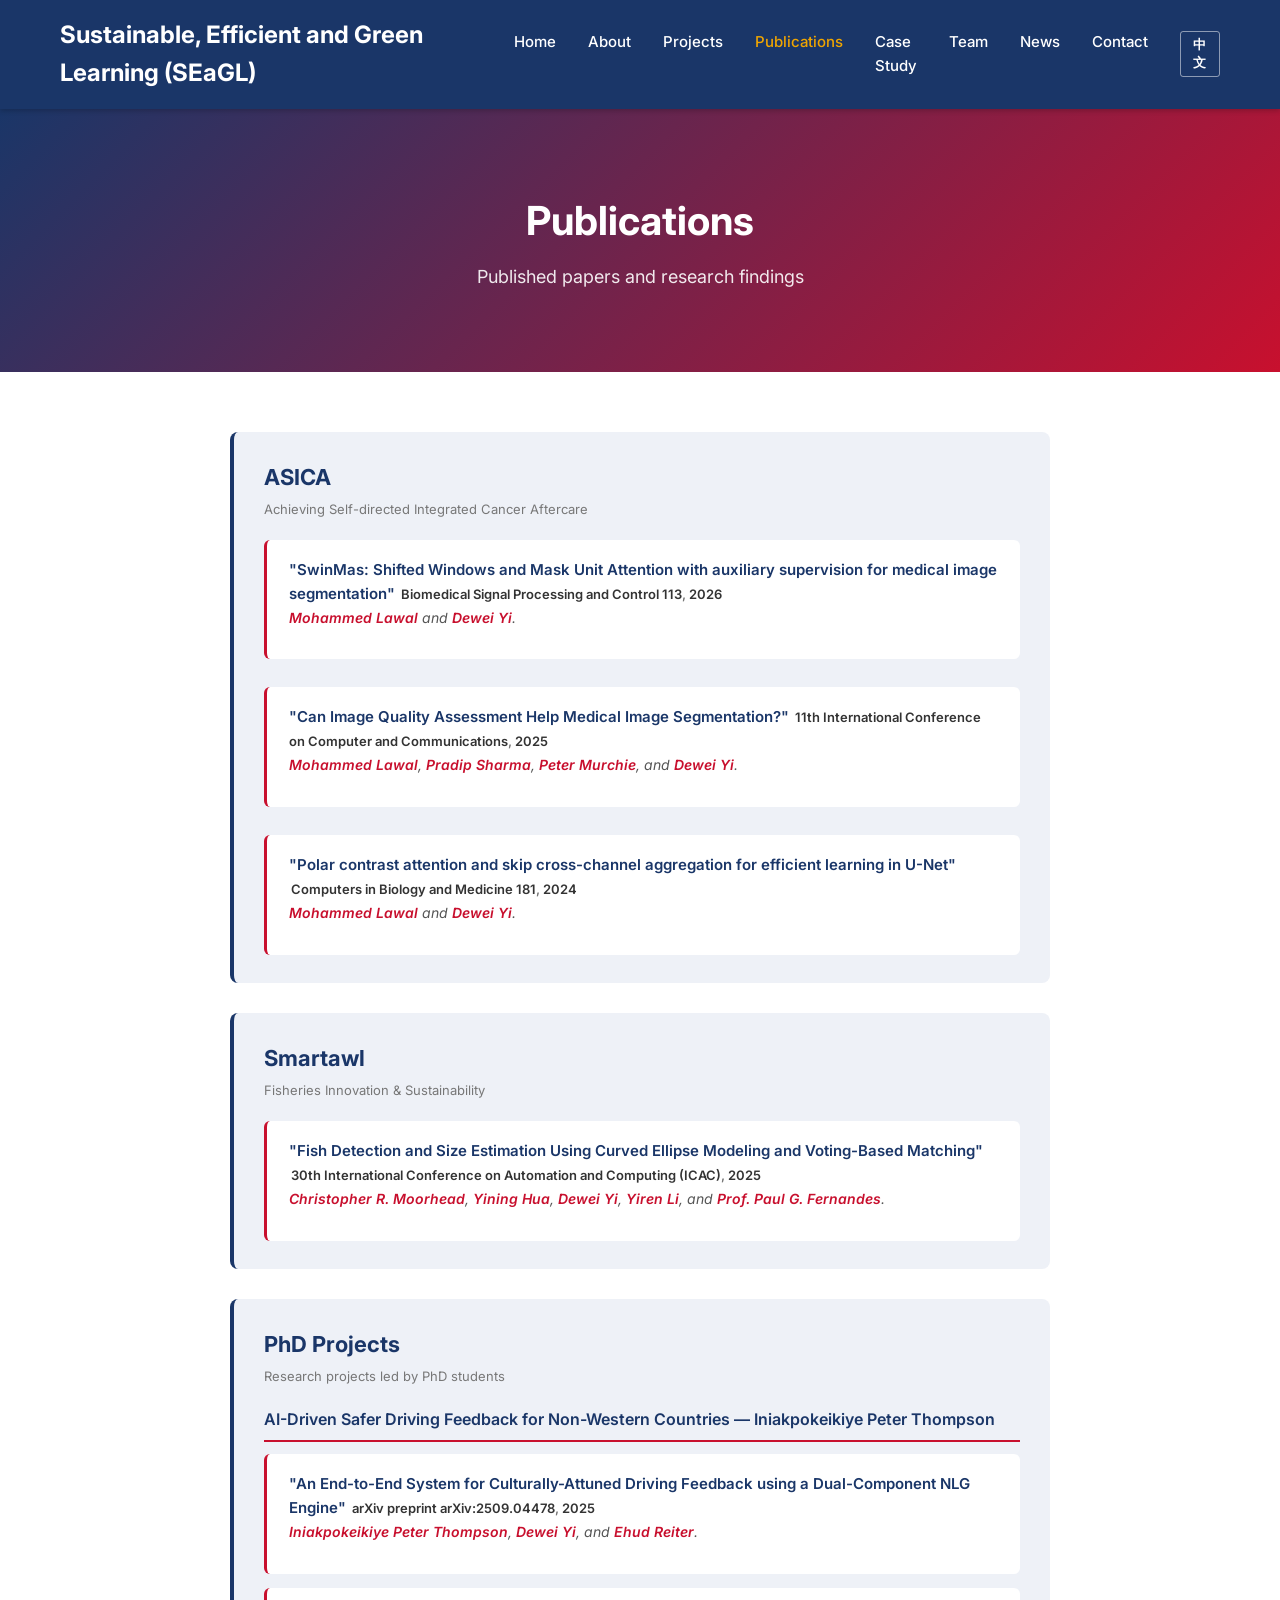
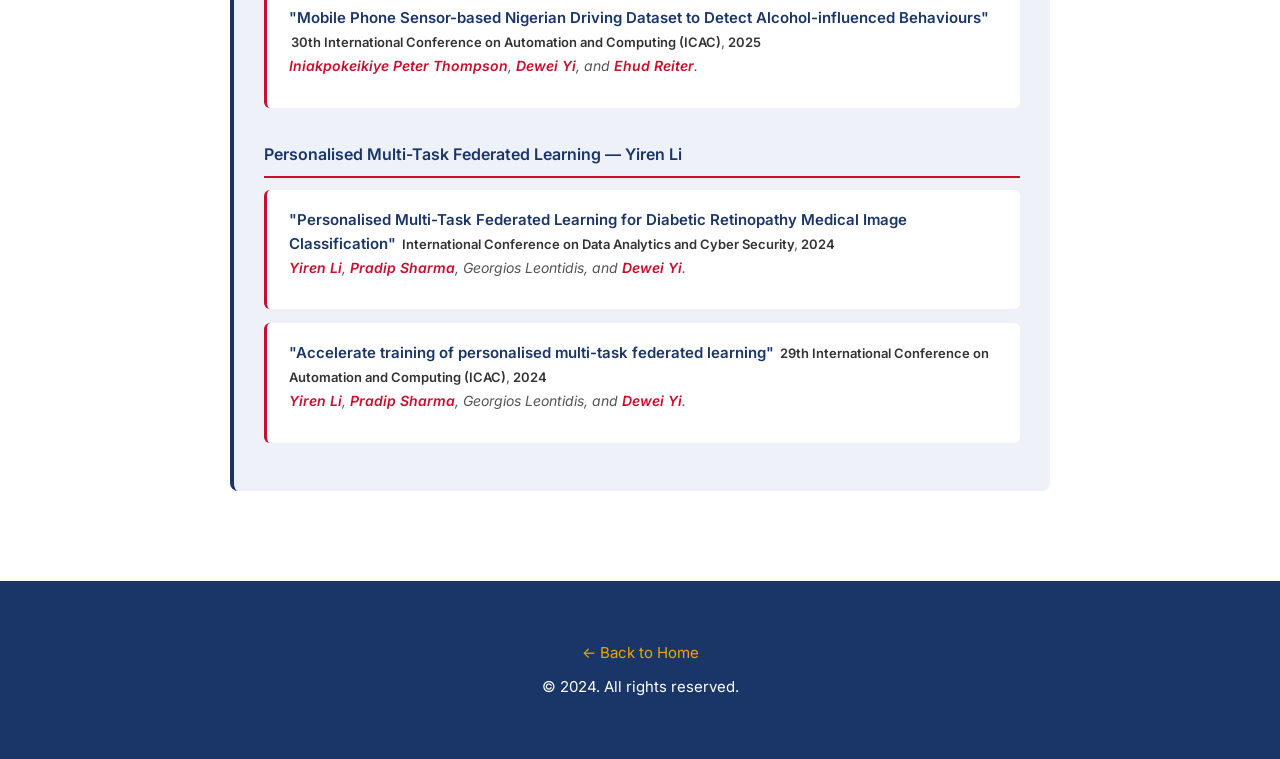
<file: publications/index.html>
<!DOCTYPE html>
<html lang="en">
<head>
    <meta charset="UTF-8">
    <meta name="viewport" content="width=device-width, initial-scale=1.0">
    <title>Publications - SEAGL UoA | University of Auckland</title>
    <meta name="description" content="Browse SEAGL UoA peer-reviewed publications on sustainable, efficient and green learning research from the University of Auckland.">
    <link rel="canonical" href="https://seagl-uoa.github.io/publications/">
    <link rel="stylesheet" href="../style.css">
    <link rel="stylesheet" href="../assets/css/research.css">
</head>
<body>
    <!-- Navigation -->
    <nav class="navbar">
        <div class="container">
            <div class="nav-header">
                <h1 class="logo">Sustainable, Efficient and Green Learning (SEaGL)</h1>
                <button class="hamburger" id="hamburger" aria-label="Toggle navigation">&#9776;</button>
            </div>
            <div class="nav-collapse" id="nav-collapse">
                <ul class="nav-menu">
                    <li><a href="../" data-key="nav_home">Home</a></li>
                    <li><a href="../about/" data-key="nav_about">About</a></li>
                    <li><a href="../projects/" data-key="nav_projects">Projects</a></li>
                    <li><a href="./" class="active" data-key="nav_publications">Publications</a></li>
                    <li><a href="../case-studies/" data-key="nav_casestudy">Impact Case</a></li>
                    <li><a href="../team/" data-key="nav_team">Team</a></li>
                    <li><a href="../news/" data-key="nav_news">News</a></li>
                    <li><a href="../contact/" data-key="nav_contact">Contact</a></li>
                </ul>
                <button id="lang-toggle" class="lang-toggle">中文</button>
            </div>
        </div>
    </nav>

    <!-- Hero Section -->
    <section class="research-hero">
        <div class="container">
            <h1 data-key="pub_hero_title">Publications</h1>
            <p data-key="pub_hero_sub">Published papers and research findings</p>
        </div>
    </section>

    <!-- Content -->
    <section class="research-content">
        <div class="container">

            <!-- ASICA Projects -->
            <div class="project-group">
                <h2 id="asica-publications">ASICA</h2>
                <p class="group-meta">Achieving Self-directed Integrated Cancer Aftercare</p>
                <div class="project-sub-items">
                    <div class="research-item">
                        <div class="publication-title">
                            <h2>"SwinMas: Shifted Windows and Mask Unit Attention with auxiliary supervision for medical image segmentation" <span class="publication-meta-inline"><strong>Biomedical Signal Processing and Control 113</strong>, <strong>2026</strong></span></h2>
                        </div>
                        <div class="citation">
                            <a href="../team/#anchor-ml">Mohammed Lawal</a> and <a href="../team/#anchor-dy">Dewei Yi</a>.
                        </div>
                    </div>

                    <div class="research-item">
                        <div class="publication-title">
                            <h2>"Can Image Quality Assessment Help Medical Image Segmentation?" <span class="publication-meta-inline"><strong>11th International Conference on Computer and Communications</strong>, <strong>2025</strong></span></h2>
                        </div>
                        <div class="citation">
                            <a href="../team/#anchor-ml">Mohammed Lawal</a>, <a href="../team/#anchor-ps">Pradip Sharma</a>, <a href="../team/#anchor-pm">Peter Murchie</a>, and <a href="../team/#anchor-dy">Dewei Yi</a>.
                        </div>
                    </div>

                    <div class="research-item">
                        <div class="publication-title">
                            <h2>"Polar contrast attention and skip cross-channel aggregation for efficient learning in U-Net" <span class="publication-meta-inline"><strong>Computers in Biology and Medicine 181</strong>, <strong>2024</strong></span></h2>
                        </div>
                        <div class="citation">
                            <a href="../team/#anchor-ml">Mohammed Lawal</a> and <a href="../team/#anchor-dy">Dewei Yi</a>.
                        </div>
                    </div>
                </div>
            </div>

            <!-- Smartawl Projects -->
            <div class="project-group">
                <h2 id="smartawl-publications">Smartawl</h2>
                <p class="group-meta">Fisheries Innovation & Sustainability</p>
                <div class="project-sub-items">
                    <div class="research-item">
                        <div class="publication-title">
                            <h2>"Fish Detection and Size Estimation Using Curved Ellipse Modeling and Voting-Based Matching" <span class="publication-meta-inline"><strong>30th International Conference on Automation and Computing (ICAC)</strong>, <strong>2025</strong></span></h2>
                        </div>
                        <div class="citation">
                            <a href="../team/#anchor-cm">Christopher R. Moorhead</a>, <a href="../team/#anchor-yh">Yining Hua</a>, <a href="../team/#anchor-dy">Dewei Yi</a>, <a href="../team/#anchor-yl">Yiren Li</a>, and <a href="../team/#anchor-pf">Prof. Paul G. Fernandes</a>.
                        </div>
                    </div>
                </div>
            </div>

            <!-- PhD Projects -->
            <div class="project-group">
                <h2 id="phd-publications">PhD Projects</h2>
                <p class="group-meta">Research projects led by PhD students</p>
                <div class="project-sub-items">

                    <!-- Safer Driving PhD Project -->
                    <div class="phd-project-group">
                        <h3 class="phd-project-title">AI-Driven Safer Driving Feedback for Non-Western Countries <span class="student-name">— <a href="../team/#anchor-it">Iniakpokeikiye Peter Thompson</a></span></h3>

                        <div class="research-item phd-publication">
                            <div class="publication-title">
                                <h2>"An End-to-End System for Culturally-Attuned Driving Feedback using a Dual-Component NLG Engine" <span class="publication-meta-inline"><strong>arXiv preprint arXiv:2509.04478</strong>, <strong>2025</strong></span></h2>
                            </div>
                            <div class="citation">
                                <a href="../team/#anchor-it">Iniakpokeikiye Peter Thompson</a>, <a href="../team/#anchor-dy">Dewei Yi</a>, and <a href="../team/#anchor-er">Ehud Reiter</a>.
                            </div>
                        </div>

                        <div class="research-item phd-publication">
                            <div class="publication-title">
                                <h2>"Mobile Phone Sensor-based Nigerian Driving Dataset to Detect Alcohol-influenced Behaviours" <span class="publication-meta-inline"><strong>30th International Conference on Automation and Computing (ICAC)</strong>, <strong>2025</strong></span></h2>
                            </div>
                            <div class="citation">
                                <a href="../team/#anchor-it">Iniakpokeikiye Peter Thompson</a>, <a href="../team/#anchor-dy">Dewei Yi</a>, and <a href="../team/#anchor-er">Ehud Reiter</a>.
                            </div>
                        </div>
                    </div>

                    <!-- Federated Learning PhD Project -->
                    <div class="phd-project-group">
                        <h3 class="phd-project-title">Personalised Multi-Task Federated Learning <span class="student-name">— <a href="../team/#anchor-yl">Yiren Li</a></span></h3>

                        <div class="research-item phd-publication">
                            <div class="publication-title">
                                <h2>"Personalised Multi-Task Federated Learning for Diabetic Retinopathy Medical Image Classification" <span class="publication-meta-inline"><strong>International Conference on Data Analytics and Cyber Security</strong>, <strong>2024</strong></span></h2>
                            </div>
                            <div class="citation">
                                <a href="../team/#anchor-yl">Yiren Li</a>, <a href="../team/#anchor-ps">Pradip Sharma</a>, Georgios Leontidis, and <a href="../team/#anchor-dy">Dewei Yi</a>.
                            </div>
                        </div>

                        <div class="research-item phd-publication">
                            <div class="publication-title">
                                <h2>"Accelerate training of personalised multi-task federated learning" <span class="publication-meta-inline"><strong>29th International Conference on Automation and Computing (ICAC)</strong>, <strong>2024</strong></span></h2>
                            </div>
                            <div class="citation">
                                <a href="../team/#anchor-yl">Yiren Li</a>, <a href="../team/#anchor-ps">Pradip Sharma</a>, Georgios Leontidis, and <a href="../team/#anchor-dy">Dewei Yi</a>.
                            </div>
                        </div>
                    </div>

                </div>
            </div>

        </div>
    </section>

    <!-- Footer -->
    <footer class="footer">
        <div class="container">
            <p><a href="../" data-key="footer_back">← Back to Home</a></p>
            <p data-key="footer_rights">© 2024. All rights reserved.</p>
        </div>
    </footer>

    <script src="../assets/js/lang.js"></script>
</body>
</html>
</file>
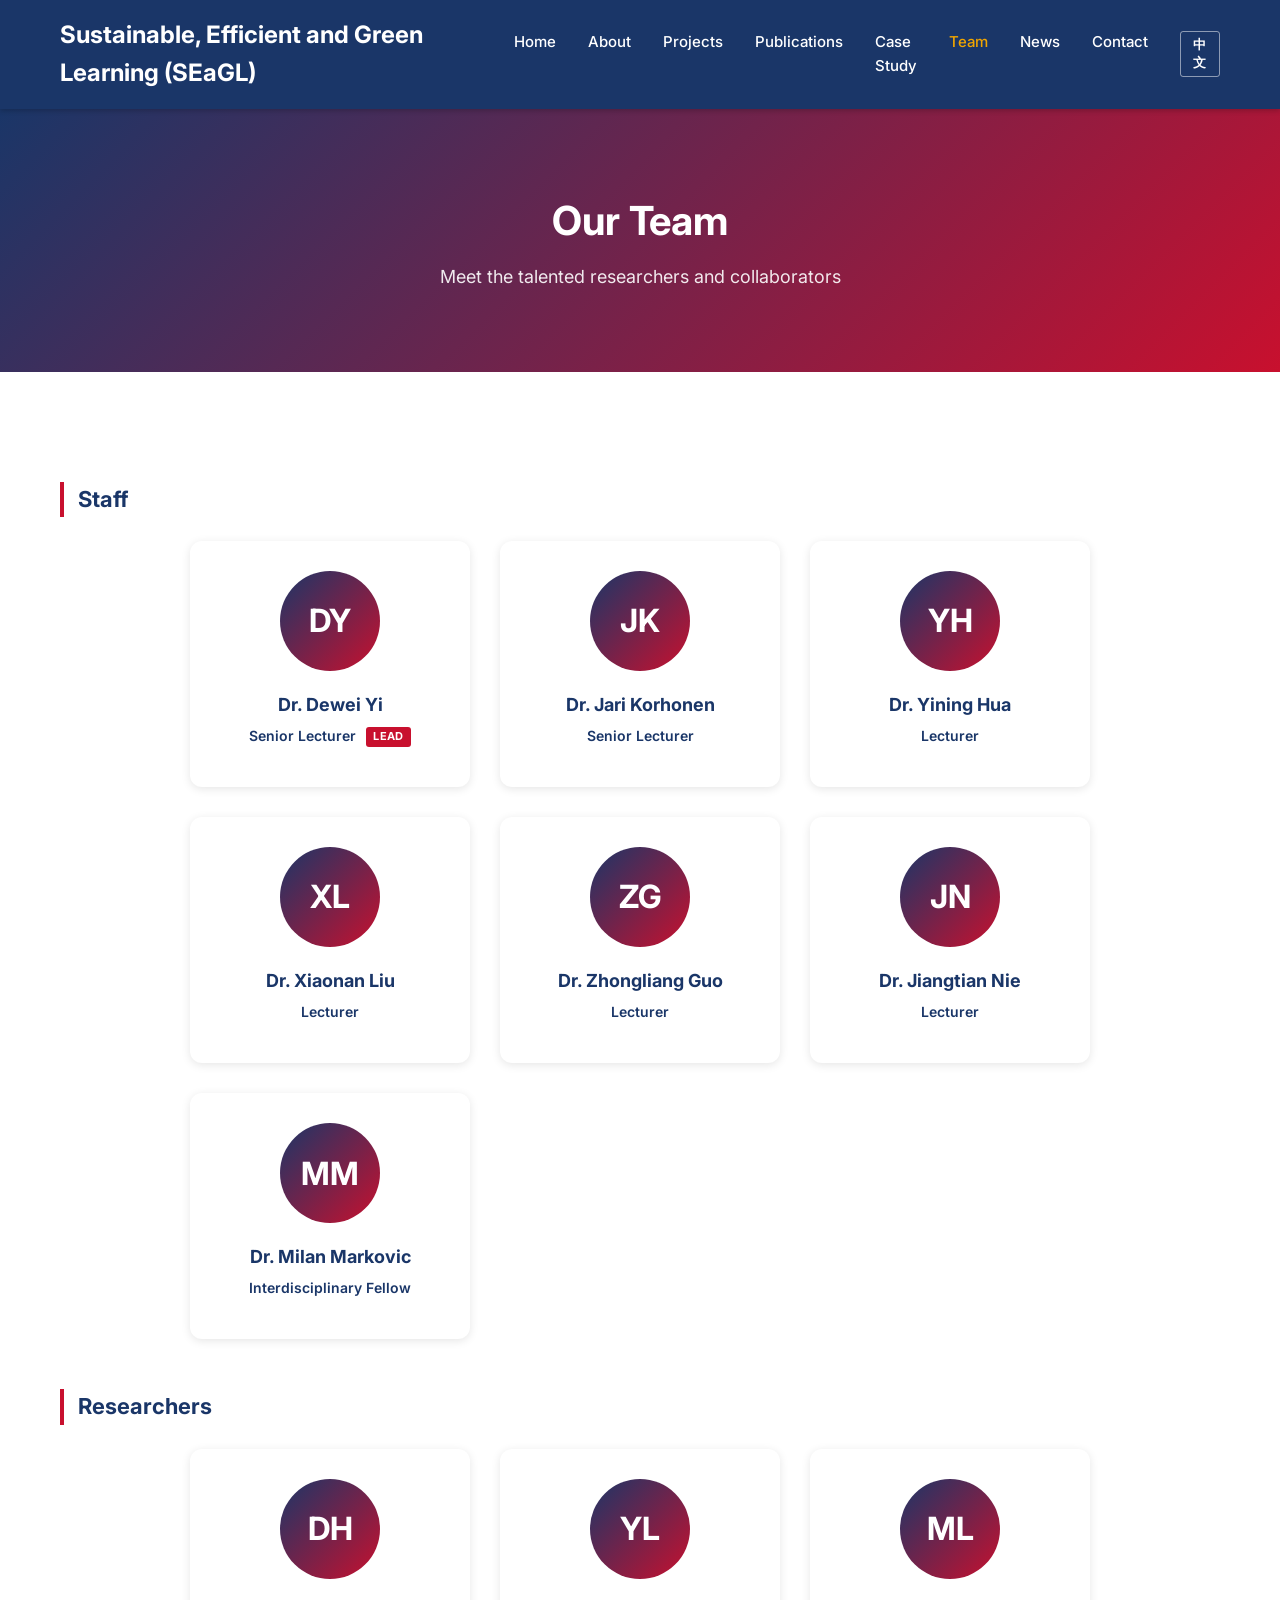
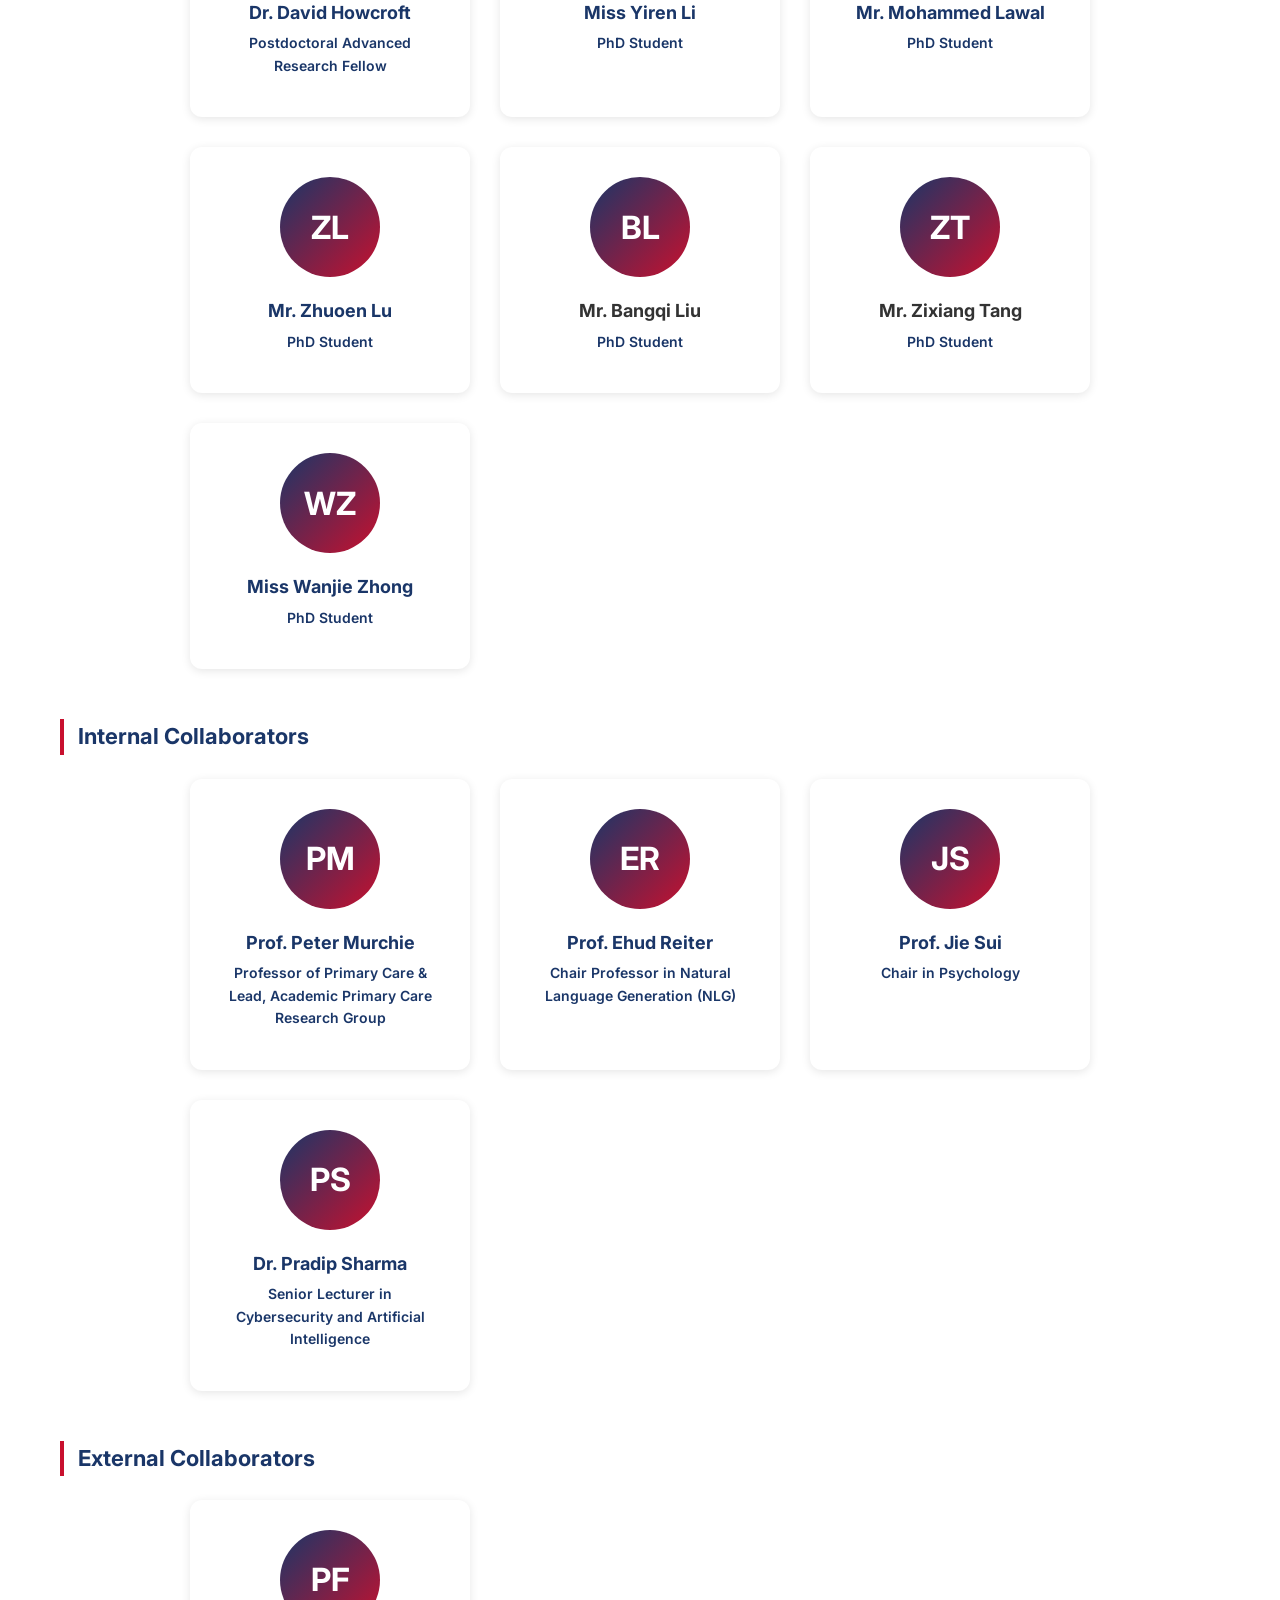
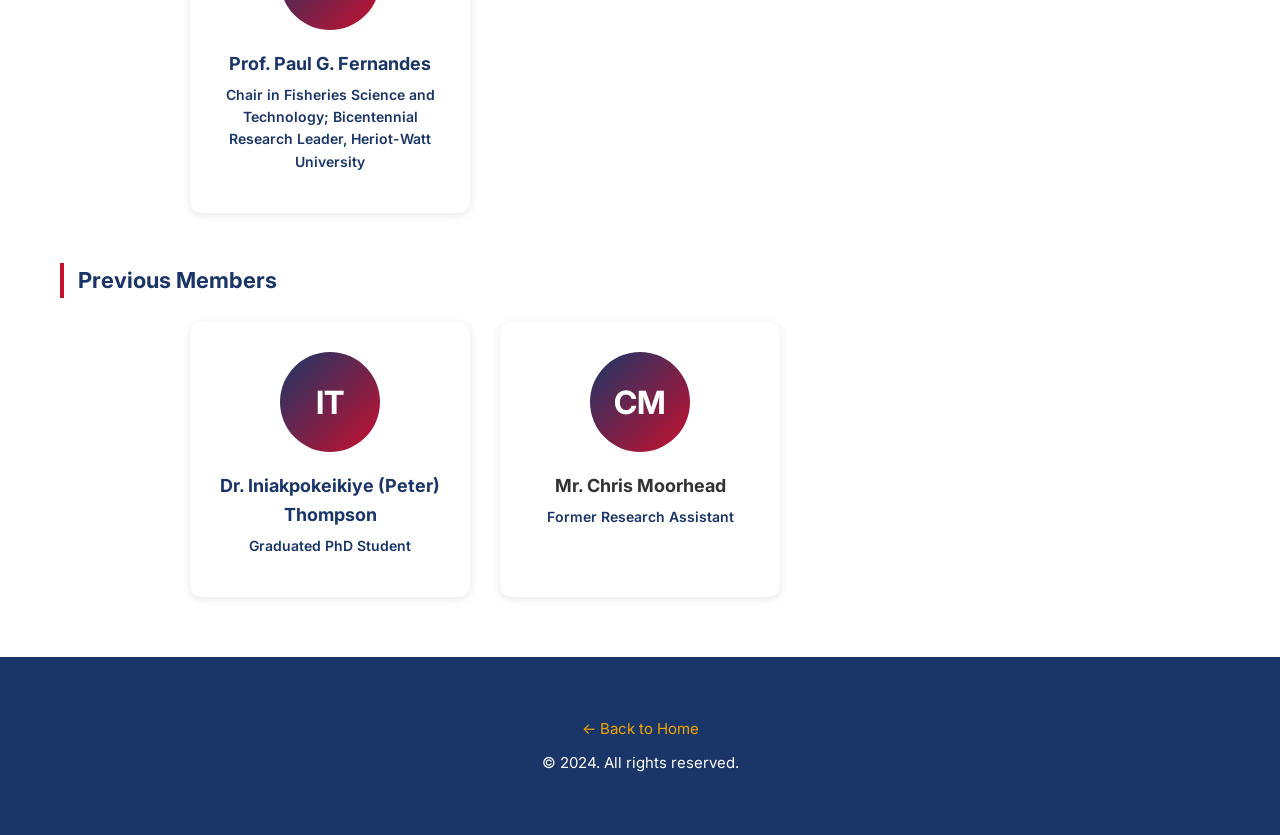
<file: team/index.html>
<!DOCTYPE html>
<html lang="en">
<head>
    <meta charset="UTF-8">
    <meta name="viewport" content="width=device-width, initial-scale=1.0">
    <title>Team - SEAGL UoA | University of Auckland</title>
    <meta name="description" content="Meet the SEAGL UoA research team at the University of Auckland – academics and students dedicated to sustainable and green learning.">
    <link rel="canonical" href="https://seagl-uoa.github.io/team/">
    <link rel="stylesheet" href="../style.css">
    <link rel="stylesheet" href="../assets/css/team.css">
</head>
<body>
    <!-- Navigation -->
    <nav class="navbar">
        <div class="container">
            <div class="nav-header">
                <h1 class="logo">Sustainable, Efficient and Green Learning (SEaGL)</h1>
                <button class="hamburger" id="hamburger" aria-label="Toggle navigation">&#9776;</button>
            </div>
            <div class="nav-collapse" id="nav-collapse">
                <ul class="nav-menu">
                    <li><a href="../" data-key="nav_home">Home</a></li>
                    <li><a href="../about/" data-key="nav_about">About</a></li>
                    <li><a href="../projects/" data-key="nav_projects">Projects</a></li>
                    <li><a href="../publications/" data-key="nav_publications">Publications</a></li>
                    <li><a href="../case-studies/" data-key="nav_casestudy">Impact Case</a></li>
                    <li><a href="./" class="active" data-key="nav_team">Team</a></li>
                    <li><a href="../news/" data-key="nav_news">News</a></li>
                    <li><a href="../contact/" data-key="nav_contact">Contact</a></li>
                </ul>
                <button id="lang-toggle" class="lang-toggle">中文</button>
            </div>
        </div>
    </nav>

    <!-- Hero Section -->
    <section class="team-hero">
        <div class="container">
            <h1 data-key="team_hero_title">Our Team</h1>
            <p data-key="team_hero_sub">Meet the talented researchers and collaborators</p>
        </div>
    </section>

    <!-- Team -->
    <section class="team-content">
        <div class="container">
            <h2 class="team-section-title">Staff</h2>
            <div class="team-grid">
                <div class="team-member" id="anchor-dy">
                    <div class="member-avatar">DY</div>
                    <h3><a href="https://www.abdn.ac.uk/people/dewei.yi/" target="_blank">Dr. Dewei Yi</a></h3>
                    <p class="role">Senior Lecturer <span class="lead-badge">Lead</span></p>
                </div>
                <div class="team-member">
                    <div class="member-avatar">JK</div>
                    <h3><a href="https://www.abdn.ac.uk/people/jari.korhonen" target="_blank">Dr. Jari Korhonen</a></h3>
                    <p class="role">Senior Lecturer</p>
                </div>
                <div class="team-member" id="anchor-yh">
                    <div class="member-avatar">YH</div>
                    <h3><a href="https://www.abdn.ac.uk/people/yining.hua" target="_blank">Dr. Yining Hua</a></h3>
                    <p class="role">Lecturer</p>
                </div>
                <div class="team-member">
                    <div class="member-avatar">XL</div>
                    <h3><a href="https://www.abdn.ac.uk/people/xiaonan.liu" target="_blank">Dr. Xiaonan Liu</a></h3>
                    <p class="role">Lecturer</p>
                </div>
                <div class="team-member">
                    <div class="member-avatar">ZG</div>
                    <h3><a href="https://robust-ai.me/" target="_blank">Dr. Zhongliang Guo</a></h3>
                    <p class="role">Lecturer</p>
                </div>
                <div class="team-member">
                    <div class="member-avatar">JN</div>
                    <h3><a href="https://www.abdn.ac.uk/people/jiangtian.nie" target="_blank">Dr. Jiangtian Nie</a></h3>
                    <p class="role">Lecturer</p>
                </div>
                <div class="team-member">
                    <div class="member-avatar">MM</div>
                    <h3><a href="https://www.abdn.ac.uk/people/milan.markovic" target="_blank">Dr. Milan Markovic</a></h3>
                    <p class="role">Interdisciplinary Fellow</p>
                </div>
            </div>

            <h2 class="team-section-title">Researchers</h2>
            <div class="team-grid">
                <div class="team-member">
                    <div class="member-avatar">DH</div>
                    <h3><a href="https://www.abdn.ac.uk/people/david.howcroft" target="_blank">Dr. David Howcroft</a></h3>
                    <p class="role">Postdoctoral Advanced Research Fellow</p>
                </div>
                <div class="team-member" id="anchor-yl">
                    <div class="member-avatar">YL</div>
                    <h3><a href="https://www.abdn.ac.uk/people/y.li17.21" target="_blank">Miss Yiren Li</a></h3>
                    <p class="role">PhD Student</p>
                </div>
                <div class="team-member" id="anchor-ml">
                    <div class="member-avatar">ML</div>
                    <h3><a href="https://www.abdn.ac.uk/people/mohammed.lawal" target="_blank">Mr. Mohammed Lawal</a></h3>
                    <p class="role">PhD Student</p>
                </div>

                <div class="team-member">
                    <div class="member-avatar">ZL</div>
                    <h3><a href="https://www.abdn.ac.uk/people/z.lu1.22" target="_blank">Mr. Zhuoen Lu</a></h3>
                    <p class="role">PhD Student</p>
                </div>
                <div class="team-member">
                    <div class="member-avatar">BL</div>
                    <h3>Mr. Bangqi Liu</h3>
                    <p class="role">PhD Student</p>
                </div>
                <div class="team-member">
                    <div class="member-avatar">ZT</div>
                    <h3>Mr. Zixiang Tang</h3>
                    <p class="role">PhD Student</p>
                </div>
                <div class="team-member">
                    <div class="member-avatar">WZ</div>
                    <h3><a href="https://www.linkedin.com/in/wanjie-zhong/" target="_blank">Miss Wanjie Zhong</a></h3>
                    <p class="role">PhD Student</p>
                </div>
            </div>

            <h2 class="team-section-title">Internal Collaborators</h2>
            <div class="team-grid">
                <div class="team-member" id="anchor-pm">
                    <div class="member-avatar">PM</div>
                    <h3><a href="https://www.abdn.ac.uk/people/p.murchie" target="_blank">Prof. Peter Murchie</a></h3>
                    <p class="role">Professor of Primary Care & Lead, Academic Primary Care Research Group</p>
                </div>
                <div class="team-member" id="anchor-er">
                    <div class="member-avatar">ER</div>
                    <h3><a href="https://www.abdn.ac.uk/people/e.reiter" target="_blank">Prof. Ehud Reiter</a></h3>
                    <p class="role">Chair Professor in Natural Language Generation (NLG)</p>
                </div>
                <div class="team-member">
                    <div class="member-avatar">JS</div>
                    <h3><a href="https://www.abdn.ac.uk/people/jie.sui" target="_blank">Prof. Jie Sui</a></h3>
                    <p class="role">Chair in Psychology</p>
                </div>
                <div class="team-member" id="anchor-ps">
                    <div class="member-avatar">PS</div>
                    <h3><a href="https://www.abdn.ac.uk/people/pradip.sharma" target="_blank">Dr. Pradip Sharma</a></h3>
                    <p class="role">Senior Lecturer in Cybersecurity and Artificial Intelligence</p>
                </div>
            </div>

            <h2 class="team-section-title">External Collaborators</h2>
            <div class="team-grid">
                <div class="team-member" id="anchor-pf">
                    <div class="member-avatar">PF</div>
                    <h3><a href="https://researchportal.hw.ac.uk/en/persons/paul-fernandes/" target="_blank">Prof. Paul G. Fernandes</a></h3>
                    <p class="role">Chair in Fisheries Science and Technology; Bicentennial Research Leader, Heriot-Watt University</p>
                </div>
            </div>

            <h2 class="team-section-title">Previous Members</h2>
            <div class="team-grid">
                <div class="team-member" id="anchor-it">
                    <div class="member-avatar">IT</div>
                    <h3><a href="https://www.linkedin.com/in/iniakpothompson/" target="_blank">Dr. Iniakpokeikiye (Peter) Thompson</a></h3>
                    <p class="role">Graduated PhD Student</p>
                </div>
                <div class="team-member" id="anchor-cm">
                    <div class="member-avatar">CM</div>
                    <h3>Mr. Chris Moorhead</h3>
                    <p class="role">Former Research Assistant</p>
                </div>
            </div>
        </div>
    </section>

    <!-- Footer -->
    <footer class="footer">
        <div class="container">
            <p><a href="../" data-key="footer_back">← Back to Home</a></p>
            <p data-key="footer_rights">© 2024. All rights reserved.</p>
        </div>
    </footer>

    <script src="../assets/js/lang.js"></script>
</body>
</html>
</file>
<file: style.css>
@import url('https://fonts.googleapis.com/css2?family=Inter:wght@400;500;600;700&display=swap');

* {
    margin: 0;
    padding: 0;
    box-sizing: border-box;
}

body {
    font-family: 'Inter', 'Segoe UI', Tahoma, Geneva, Verdana, sans-serif;
    line-height: 1.6;
    color: #333;
    font-size: 15px;
}

.container {
    max-width: 1200px;
    margin: 0 auto;
    padding: 0 20px;
}

/* Navigation */
.navbar {
    background: #1a3668;
    color: white;
    padding: 1rem 0;
    position: sticky;
    top: 0;
    z-index: 100;
    box-shadow: 0 2px 5px rgba(0,0,0,0.2);
}

.navbar .container {
    display: flex;
    justify-content: space-between;
    align-items: center;
}

.nav-header {
    display: flex;
    align-items: center;
    gap: 1rem;
}

.logo {
    font-size: 24px;
    font-weight: bold;
    margin: 0;
}

.hamburger {
    display: none;
    background: transparent;
    border: none;
    color: white;
    font-size: 26px;
    cursor: pointer;
    padding: 2px 6px;
    line-height: 1;
}

.nav-collapse {
    display: flex;
    align-items: center;
    gap: 2rem;
}

.nav-menu {
    display: flex;
    list-style: none;
    gap: 2rem;
}

.nav-menu a {
    color: white;
    text-decoration: none;
    transition: color 0.3s;
    font-weight: 500;
}

.nav-menu a:hover,
.nav-menu a.active {
    color: #f0a500;
}

/* Language Toggle */
.lang-toggle {
    background: transparent;
    color: white;
    border: 1px solid rgba(255,255,255,0.5);
    padding: 4px 12px;
    border-radius: 3px;
    font-size: 13px;
    font-weight: 600;
    cursor: pointer;
    transition: all 0.2s;
    letter-spacing: 0.05em;
}

.lang-toggle:hover {
    background: rgba(255,255,255,0.15);
    border-color: white;
}

/* Hero */
.hero {
    background: linear-gradient(135deg, #1a3668 0%, #c8102e 100%);
    color: white;
    padding: 100px 20px;
    text-align: center;
}

.hero h1 {
    font-size: 48px;
    margin-bottom: 10px;
}

.hero p {
    font-size: 20px;
    margin-bottom: 30px;
    opacity: 0.9;
}

.hero-buttons {
    display: flex;
    gap: 15px;
    justify-content: center;
    flex-wrap: wrap;
}

/* Buttons */
.btn {
    display: inline-block;
    padding: 12px 36px;
    border-radius: 4px;
    text-decoration: none;
    font-weight: 600;
    font-size: 15px;
    letter-spacing: 0.03em;
    transition: all 0.25s;
    border: 2px solid white;
    cursor: pointer;
}

.btn-primary,
.btn-secondary {
    background: transparent;
    color: white;
}

.btn-primary:hover,
.btn-secondary:hover {
    background: white;
    color: #1a3668;
    transform: translateY(-2px);
    box-shadow: 0 4px 14px rgba(0,0,0,0.25);
}

/* Quick Links */
.quick-links {
    padding: 60px 20px;
    background: white;
}

.quick-links .container {
    display: grid;
    grid-template-columns: repeat(auto-fit, minmax(250px, 1fr));
    gap: 30px;
    max-width: 1200px;
    margin: 0 auto;
}

.link-card {
    background: #f8f9fa;
    padding: 30px;
    border-radius: 8px;
    border-left: 4px solid #c8102e;
    transition: transform 0.3s, box-shadow 0.3s;
}

.link-card:hover {
    transform: translateY(-5px);
    box-shadow: 0 5px 20px rgba(0,0,0,0.12);
}

.link-card h3 {
    color: #1a3668;
    margin-bottom: 10px;
}

.link-card a {
    color: #c8102e;
    text-decoration: none;
    font-weight: 600;
    transition: color 0.3s;
}

.link-card a:hover {
    color: #1a3668;
}

/* Footer */
.footer {
    background: #1a3668;
    color: white;
    padding: 50px 20px;
    text-align: center;
}

.footer h2 {
    margin-bottom: 20px;
}

.footer p {
    margin: 10px 0;
}

.footer a {
    color: #f0a500;
    text-decoration: none;
}

.footer a:hover {
    text-decoration: underline;
}

/* Responsive */
@media (max-width: 768px) {
    .navbar .container {
        flex-direction: column;
        align-items: stretch;
        gap: 0;
    }

    .nav-header {
        justify-content: space-between;
        padding: 0;
    }

    .hamburger {
        display: block;
    }

    .nav-collapse {
        display: none;
        flex-direction: column;
        align-items: flex-start;
        gap: 1rem;
        padding: 0.75rem 0 1rem;
    }

    .nav-collapse.open {
        display: flex;
    }

    .nav-menu {
        flex-direction: column;
        gap: 0.6rem;
        width: 100%;
    }

    .nav-menu li a {
        display: block;
        padding: 4px 0;
    }

    .hero h1 {
        font-size: 32px;
    }

    .hero-buttons {
        flex-direction: column;
    }

    .btn {
        width: 100%;
        text-align: center;
    }
}
</file>
<file: assets/css/research.css>
.research-hero {
    background: linear-gradient(135deg, #1a3668 0%, #c8102e 100%);
    color: white;
    padding: 80px 20px;
    text-align: center;
}

.research-hero h1 {
    font-size: 40px;
    margin-bottom: 10px;
}

.research-hero p {
    font-size: 18px;
    opacity: 0.9;
}

.research-content {
    padding: 60px 20px;
    max-width: 900px;
    margin: 0 auto;
}

.research-item {
    background: #f8f9fa;
    padding: 24px 28px;
    margin-bottom: 24px;
    border-radius: 8px;
    border-left: 4px solid #c8102e;
}

.research-item h2 {
    color: #1a3668;
    margin-bottom: 2px;
    font-size: 18px;
    font-weight: 600;
    line-height: 1.5;
}

.publication-title {
    display: block;
}

.publication-title h2 {
    display: inline;
    margin-bottom: 0;
    font-size: 18px;
    font-weight: 600;
    color: #1a3668;
    line-height: 1.5;
}

.publication-meta-inline {
    font-size: 13px;
    color: #777;
    line-height: 1.4;
    display: inline;
    margin-left: 2px;
}

.publication-meta-inline strong {
    color: #333;
    font-weight: 600;
}

.phd-project-group {
    margin-bottom: 20px;
}

.phd-project-title {
    font-size: 16px;
    font-weight: 600;
    color: #1a3668;
    margin-bottom: 12px;
    padding-bottom: 8px;
    border-bottom: 2px solid #c8102e;
}

.phd-project-title .student-name a {
    color: #1a3668;
    text-decoration: none;
    font-weight: 600;
    transition: color 0.3s;
}

.phd-project-title .student-name a:hover {
    color: #c8102e;
    text-decoration: underline;
}

.phd-publication {
    background: #fff;
}

.project-sub-items .phd-publication {
    margin-bottom: 12px;
}

.research-item .citation {
    color: #555;
    font-size: 14px;
    line-height: 1.7;
    margin-bottom: 12px;
    font-style: italic;
}

.research-item .citation a {
    color: #c8102e;
    text-decoration: none;
    font-weight: 600;
    transition: color 0.3s;
}

.research-item .citation a:hover {
    color: #1a3668;
    text-decoration: underline;
}

.research-item .publication-meta {
    display: flex;
    flex-wrap: wrap;
    align-items: center;
    gap: 12px;
    font-size: 14px;
    color: #555;
}

.research-item .publication-meta > div {
    display: flex;
    align-items: center;
    gap: 6px;
}

.research-item .publication-meta > div:first-child::after {
    content: "·";
    margin-left: 12px;
    color: #999;
}

.research-item .publication-meta > div:nth-child(2)::after {
    content: "·";
    margin-left: 12px;
    color: #999;
}

.research-item .publication-meta strong {
    color: #333;
    font-weight: 600;
}

.research-item .publication-meta a {
    color: #c8102e;
    text-decoration: none;
    font-weight: 600;
    transition: color 0.3s;
}

.research-item .publication-meta a:hover {
    color: #1a3668;
    text-decoration: underline;
}

.research-item .date {
    color: #999;
    font-size: 14px;
    margin-bottom: 15px;
    font-weight: 600;
}

.project-sub-items .research-item {
    background: #fff;
    padding: 18px 22px;
    margin-bottom: 14px;
    border-radius: 6px;
    border-left: 3px solid #c8102e;
}

.project-sub-items .research-item:last-child {
    margin-bottom: 0;
}

.project-sub-items .research-item h2 {
    font-size: 15px;
    margin-bottom: 2px;
}

/* Hierarchical project groups */
.project-group {
    background: #eef1f7;
    padding: 28px 30px;
    margin-bottom: 30px;
    border-radius: 8px;
    border-left: 4px solid #1a3668;
}

.project-group > h2 {
    color: #1a3668;
    font-size: 22px;
    margin-bottom: 4px;
}

.project-group > .group-meta {
    color: #777;
    font-size: 13px;
    margin-bottom: 20px;
}

.project-sub-items {
    display: flex;
    flex-direction: column;
    gap: 14px;
    margin-top: 18px;
}

.project-sub-item {
    background: #fff;
    padding: 18px 22px;
    border-radius: 6px;
    border-left: 3px solid #c8102e;
}

.project-sub-item h3 {
    color: #1a3668;
    font-size: 16px;
    margin-bottom: 5px;
    font-weight: 600;
}

.project-student {
    font-size: 14px;
    color: #777;
    font-weight: 500;
}

.project-student a,
.project-student .name {
    color: #1a3668;
    text-decoration: none;
    font-weight: 600;
    transition: color 0.3s;
}

.project-student a:hover {
    color: #c8102e;
    text-decoration: underline;
}

.project-sub-item p {
    color: #555;
    font-size: 14px;
    line-height: 1.7;
    margin-bottom: 0;
}

.project-sub-item .funding {
    display: flex;
    align-items: center;
    gap: 10px;
    flex-wrap: wrap;
    margin-bottom: 8px;
}

.funder {
    color: #1a3668;
    font-weight: 600;
    font-size: 13px;
}

.amount {
    background: #c8102e;
    color: #fff;
    font-weight: 700;
    font-size: 13px;
    padding: 2px 10px;
    border-radius: 12px;
    letter-spacing: 0.02em;
    white-space: nowrap;
}
</file>
<file: assets/css/team.css>
.team-hero {
    background: linear-gradient(135deg, #1a3668 0%, #c8102e 100%);
    color: white;
    padding: 80px 20px;
    text-align: center;
}

.team-hero h1 {
    font-size: 40px;
    margin-bottom: 10px;
}

.team-hero p {
    font-size: 18px;
    opacity: 0.9;
}

.team-content {
    padding: 60px 20px;
}

.team-grid {
    display: grid;
    grid-template-columns: repeat(auto-fill, 280px);
    gap: 30px;
    max-width: 1200px;
    margin: 0 auto;
    justify-content: center;
}

.team-member {
    width: 280px;
    background: white;
    padding: 30px;
    border-radius: 12px;
    text-align: center;
    box-shadow: 0 2px 10px rgba(0,0,0,0.1);
    transition: transform 0.3s, box-shadow 0.3s;
    box-sizing: border-box;
}

.team-member:hover {
    transform: translateY(-10px);
    box-shadow: 0 10px 30px rgba(0,0,0,0.15);
}

.member-avatar {
    width: 100px;
    height: 100px;
    border-radius: 50%;
    background: linear-gradient(135deg, #1a3668 0%, #c8102e 100%);
    color: white;
    display: flex;
    align-items: center;
    justify-content: center;
    font-size: 32px;
    font-weight: bold;
    margin: 0 auto 20px;
}

.team-member h3 {
    color: #333;
    margin: 15px 0 5px 0;
    font-size: 18px;
}

.team-member h3 a {
    color: #1a3668;
    text-decoration: none;
    transition: color 0.2s;
}

.team-member h3 a:hover {
    color: #c8102e;
    text-decoration: underline;
}

.team-member .role {
    color: #1a3668;
    font-weight: 600;
    font-size: 14px;
    margin-bottom: 10px;
}

.lead-badge {
    display: inline-block;
    background: #c8102e;
    color: white;
    font-size: 11px;
    font-weight: 700;
    padding: 1px 7px;
    border-radius: 3px;
    margin-left: 6px;
    vertical-align: middle;
    letter-spacing: 0.04em;
    text-transform: uppercase;
}

.team-member .bio {
    color: #666;
    font-size: 14px;
    line-height: 1.6;
    margin-bottom: 15px;
}

.team-member .contact {
    font-size: 13px;
}

.team-member .contact a {
    color: #c8102e;
    text-decoration: none;
    margin: 0 8px;
    transition: color 0.3s;
}

.team-member .contact a:hover {
    color: #1a3668;
    text-decoration: underline;
}

/* Section Titles */
.team-section-title {
    font-size: 22px;
    color: #1a3668;
    border-left: 4px solid #c8102e;
    padding-left: 14px;
    margin: 50px auto 24px;
    max-width: 1200px;
}


/* Responsive */
@media (max-width: 768px) {
    .team-grid {
        grid-template-columns: 1fr;
        gap: 20px;
    }

    .research-hero h1,
    .team-hero h1 {
        font-size: 28px;
    }
}
</file>
